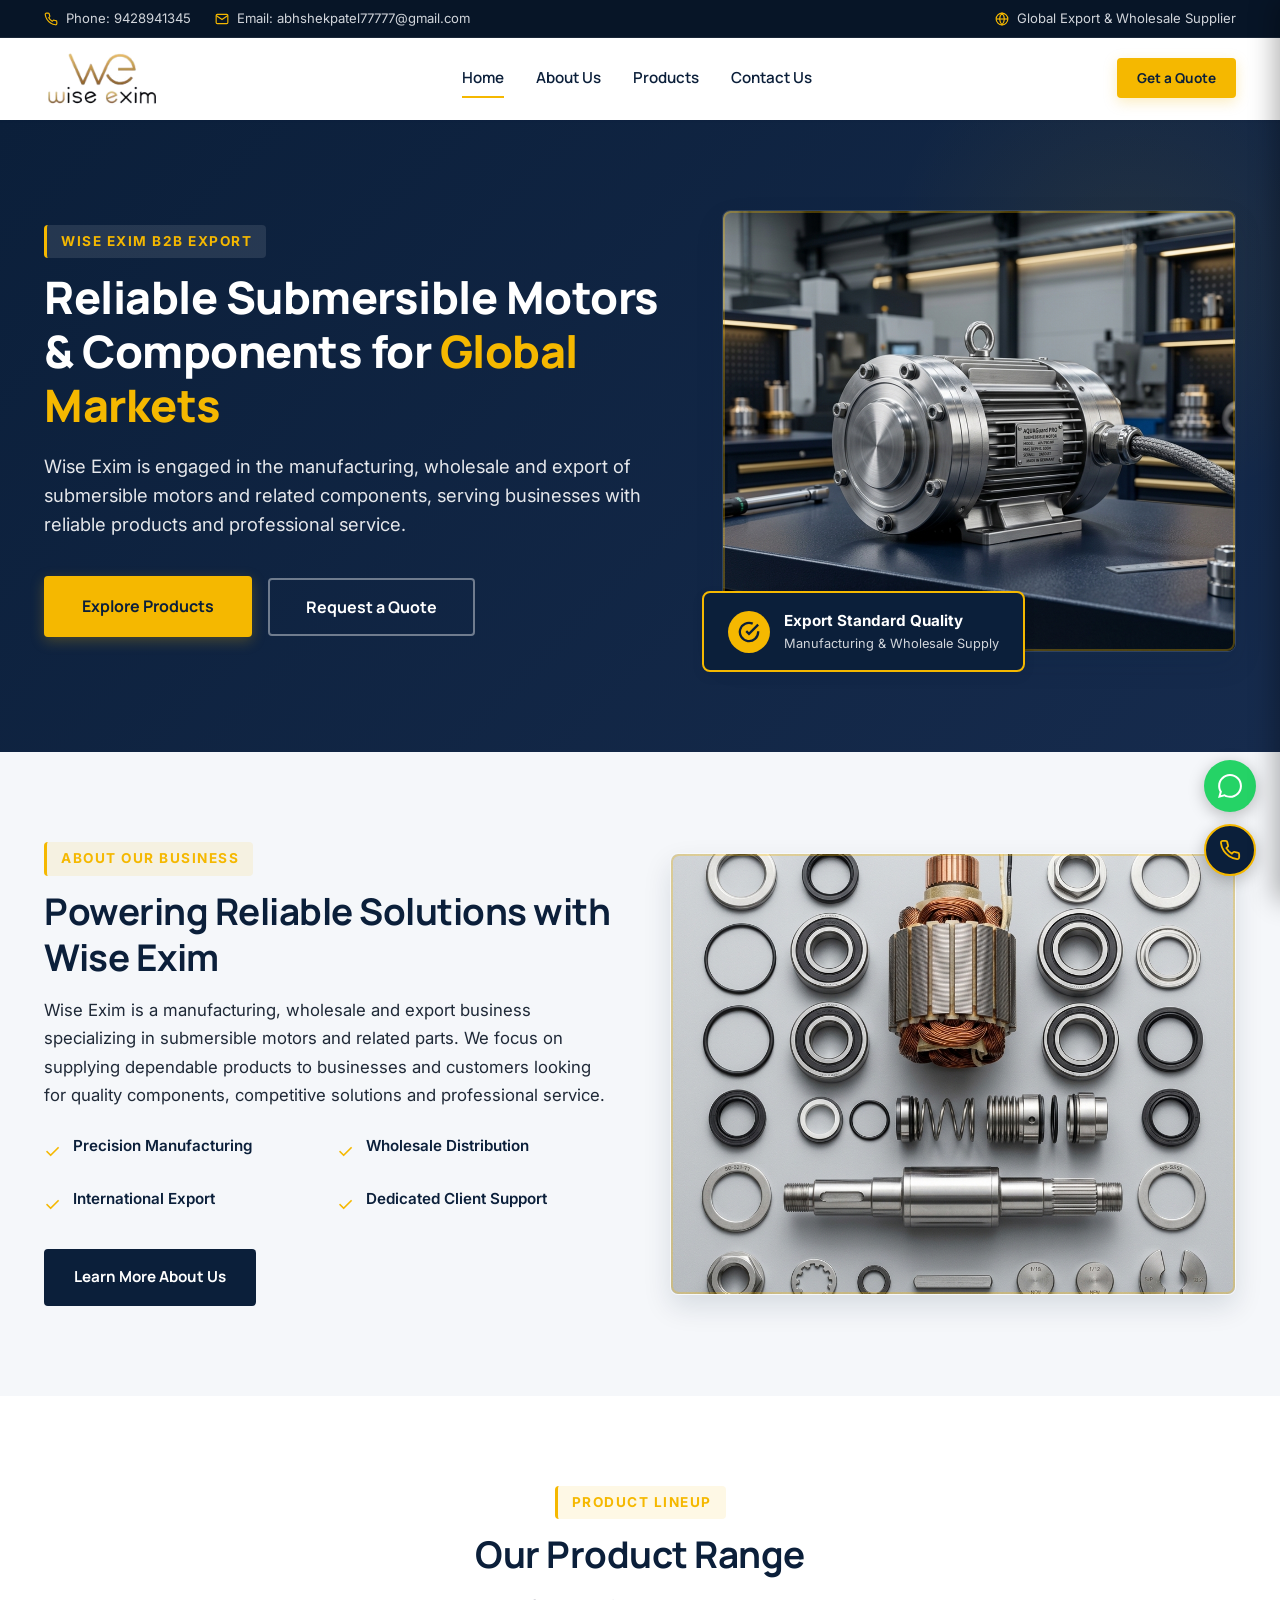
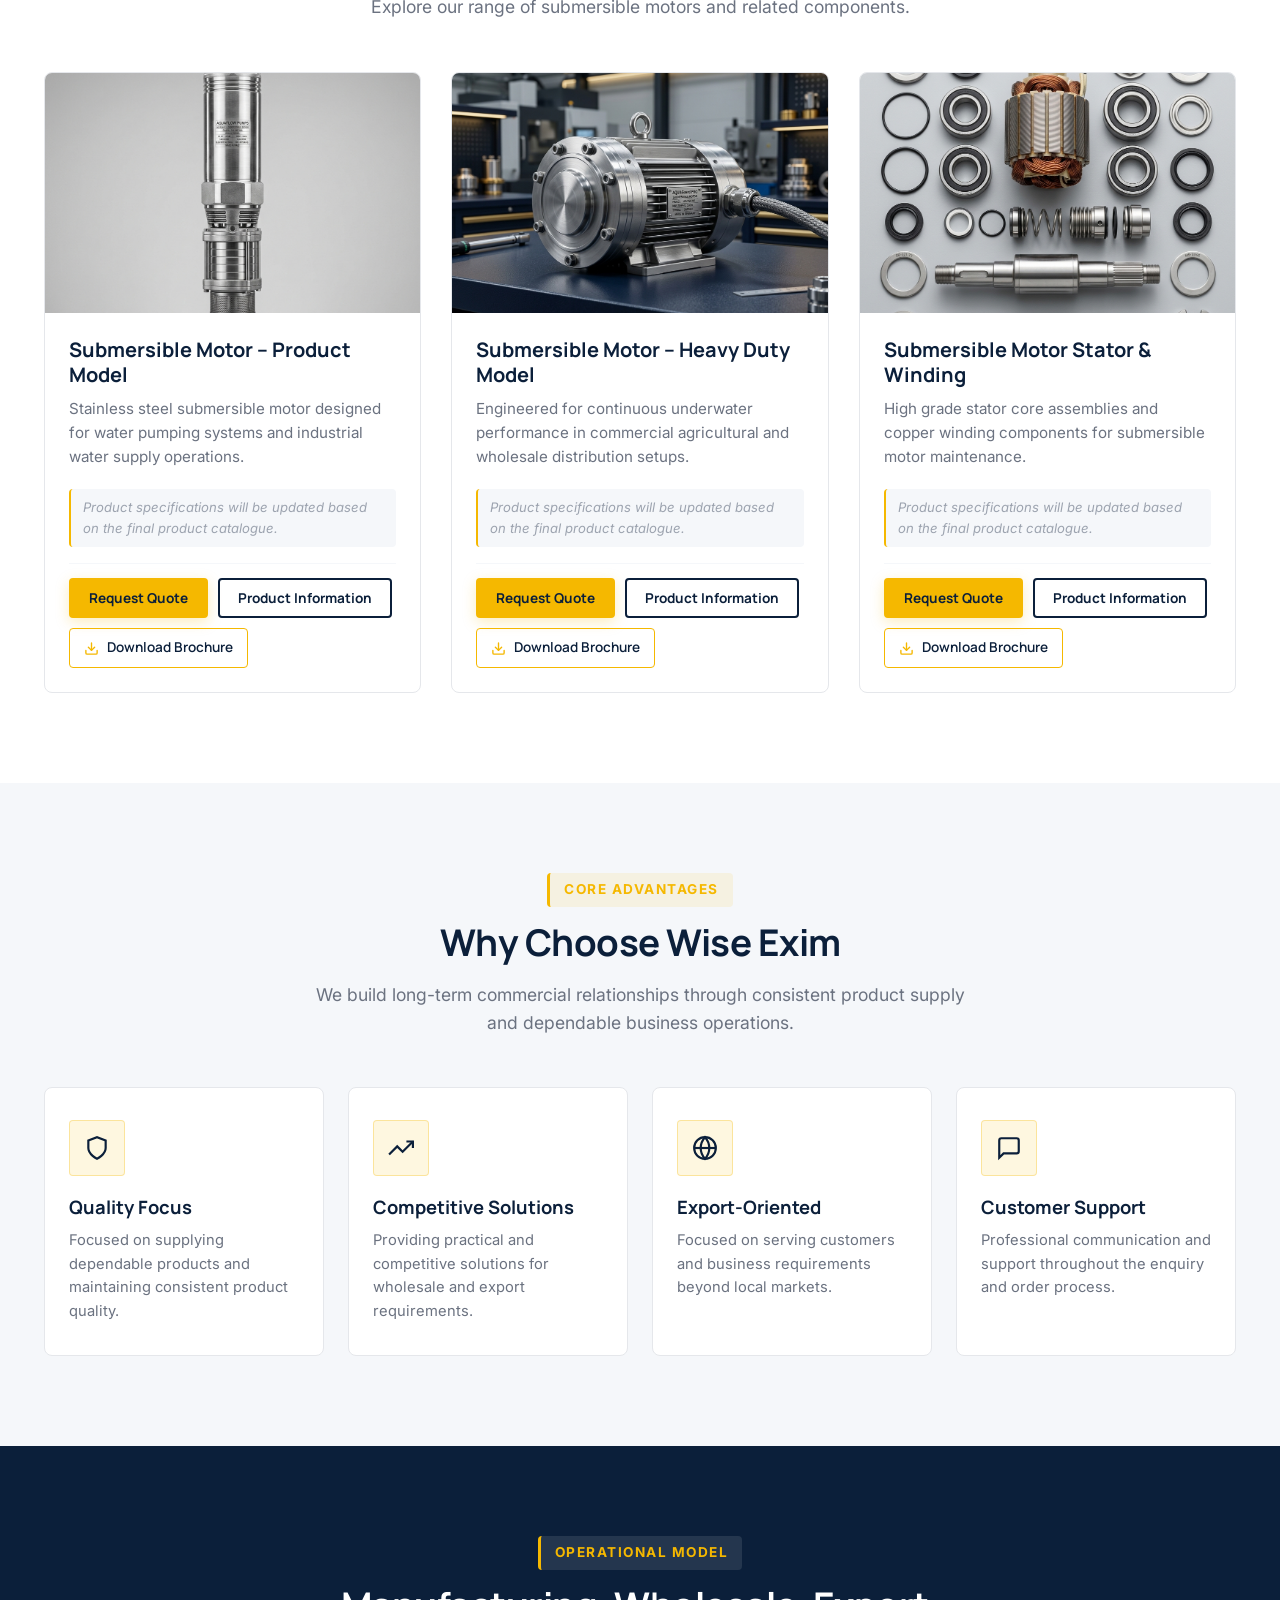
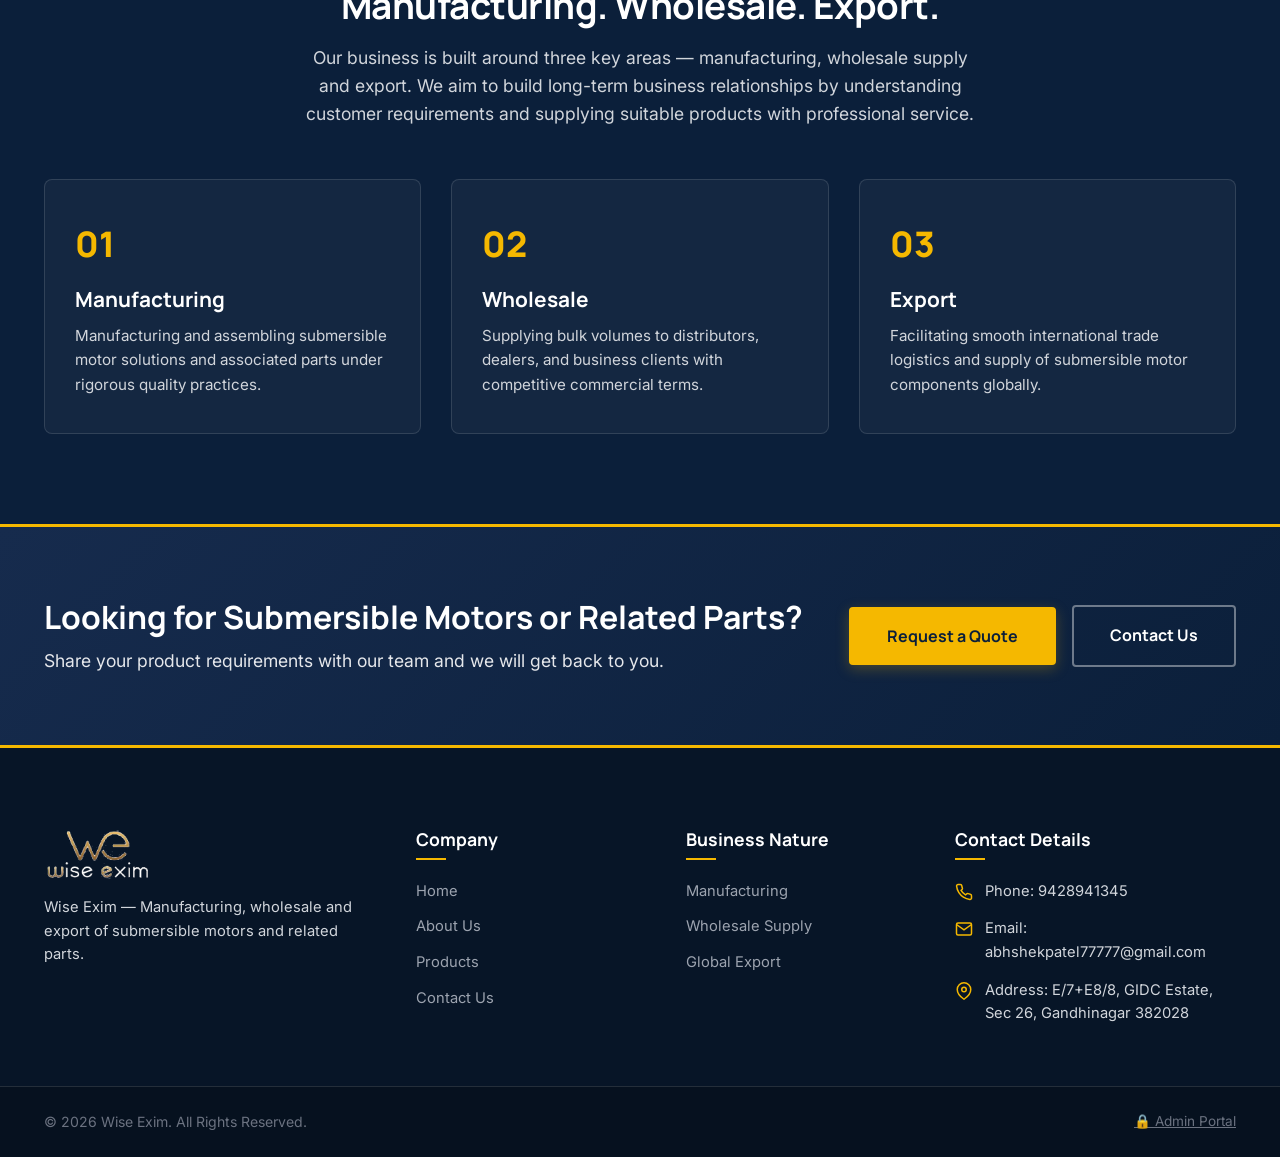
<file: index.html>
<!DOCTYPE html>
<html lang="en">
<head>
  <meta charset="UTF-8">
  <meta name="viewport" content="width=device-width, initial-scale=1.0">
  <title>Wise Exim | Submersible Motors & Related Parts</title>
  <meta name="description" content="Wise Exim is a manufacturer, wholesaler and exporter of submersible motors and related parts, providing reliable product solutions for business and international markets.">
  <meta name="keywords" content="Submersible Motors, Submersible Motor Parts, Submersible Motor Manufacturer, Submersible Motor Wholesaler, Submersible Motor Exporter, Submersible Motor Components, Submersible Motor Supplier">
  
  <!-- Open Graph / Social Media -->
  <meta property="og:type" content="website">
  <meta property="og:title" content="Wise Exim | Submersible Motors & Related Parts">
  <meta property="og:description" content="Wise Exim is a manufacturer, wholesaler and exporter of submersible motors and related parts, providing reliable product solutions for business and international markets.">
  <meta property="og:image" content="assets/images/hero-motor.png">

  <!-- Favicon -->
  <link rel="icon" type="image/png" href="assets/images/logo-official-transparent.png">
  
  <!-- Stylesheet -->
  <link rel="stylesheet" href="assets/css/style.css">
</head>
<body>

  <!-- Top Bar -->
  <div class="top-bar">
    <div class="container top-bar-content">
      <div class="top-bar-info">
        <div class="top-bar-item">
          <svg width="14" height="14" viewBox="0 0 24 24" fill="none" stroke="currentColor" stroke-width="2"><path d="M22 16.92v3a2 2 0 0 1-2.18 2 19.79 19.79 0 0 1-8.63-3.07 19.5 19.5 0 0 1-6-6 19.79 19.79 0 0 1-3.07-8.67A2 2 0 0 1 4.11 2h3a2 2 0 0 1 2 1.72 12.84 12.84 0 0 0 .7 2.81 2 2 0 0 1-.45 2.11L8.09 9.91a16 16 0 0 0 6 6l1.27-1.27a2 2 0 0 1 2.11-.45 12.84 12.84 0 0 0 2.81.7A2 2 0 0 1 22 16.92z"/></svg>
          <span>Phone: <span class="setting-phone-text">[CLIENT PHONE]</span></span>
        </div>
        <div class="top-bar-item">
          <svg width="14" height="14" viewBox="0 0 24 24" fill="none" stroke="currentColor" stroke-width="2"><path d="M4 4h16c1.1 0 2 .9 2 2v12c0 1.1-.9 2-2 2H4c-1.1 0-2-.9-2-2V6c0-1.1.9-2 2-2z"/><polyline points="22,6 12,13 2,6"/></svg>
          <span>Email: <span class="setting-email-text">[CLIENT EMAIL]</span></span>
        </div>
      </div>
      <div class="top-bar-item">
        <svg width="14" height="14" viewBox="0 0 24 24" fill="none" stroke="currentColor" stroke-width="2"><circle cx="12" cy="12" r="10"/><line x1="2" y1="12" x2="22" y2="12"/><path d="M12 2a15.3 15.3 0 0 1 4 10 15.3 15.3 0 0 1-4 10 15.3 15.3 0 0 1-4-10 15.3 15.3 0 0 1 4-10z"/></svg>
        <span>Global Export & Wholesale Supplier</span>
      </div>
    </div>
  </div>

  <!-- Header -->
  <header class="main-header">
    <div class="container header-container">
      <a href="index.html" class="brand-logo" title="Wise Exim Home">
        <img src="assets/images/logo-official-transparent.png" alt="Wise Exim Logo" style="height: 56px; width: auto;">
      </a>
      
      <nav class="nav-menu">
        <a href="index.html" class="nav-link active">Home</a>
        <a href="about.html" class="nav-link">About Us</a>
        <a href="products.html" class="nav-link">Products</a>
        <a href="contact.html" class="nav-link">Contact Us</a>
      </nav>

      <div class="header-actions">
        <button class="btn btn-gold btn-sm open-quote-modal">Get a Quote</button>
        <button class="hamburger-btn" aria-label="Open Mobile Menu">
          <svg width="26" height="26" viewBox="0 0 24 24" fill="none" stroke="currentColor" stroke-width="2"><line x1="3" y1="12" x2="21" y2="12"/><line x1="3" y1="6" x2="21" y2="6"/><line x1="3" y1="18" x2="21" y2="18"/></svg>
        </button>
      </div>
    </div>
  </header>

  <!-- Mobile Drawer -->
  <div class="mobile-nav-overlay"></div>
  <div class="mobile-nav-drawer">
    <div class="mobile-nav-header">
      <img src="assets/images/logo-official-light.png" alt="Wise Exim Logo" style="height: 48px; width: auto;">
      <button class="mobile-nav-close" aria-label="Close Menu">&times;</button>
    </div>
    <div class="mobile-nav-links">
      <a href="index.html" class="active">Home</a>
      <a href="about.html">About Us</a>
      <a href="products.html">Products</a>
      <a href="contact.html">Contact Us</a>
    </div>
    <div class="mobile-nav-cta">
      <button class="btn btn-gold open-quote-modal">Get a Quote</button>
      <a href="tel:[CLIENT PHONE]" class="btn btn-outline-white">Call Us</a>
      <a href="https://wa.me/[CLIENT WHATSAPP NUMBER]" target="_blank" class="btn btn-outline-gold">WhatsApp Chat</a>
    </div>
  </div>

  <!-- Hero Section -->
  <section class="hero-section">
    <div class="container">
      <div class="hero-grid">
        <div class="hero-content">
          <div class="section-tag light">Wise Exim B2B Export</div>
          <h1>Reliable Submersible Motors & Components for <span>Global Markets</span></h1>
          <p class="hero-subheading">Wise Exim is engaged in the manufacturing, wholesale and export of submersible motors and related components, serving businesses with reliable products and professional service.</p>
          <div class="hero-buttons">
            <a href="products.html" class="btn btn-gold btn-lg">Explore Products</a>
            <button class="btn btn-outline-white btn-lg open-quote-modal">Request a Quote</button>
          </div>
        </div>
        <div class="hero-visual">
          <div class="hero-image-wrapper">
            <img src="assets/images/hero-motor.png" alt="Industrial Submersible Motor Manufacturing">
          </div>
          <div class="hero-badge">
            <div class="hero-badge-icon">
              <svg width="22" height="22" viewBox="0 0 24 24" fill="none" stroke="currentColor" stroke-width="2.5"><path d="M22 11.08V12a10 10 0 1 1-5.93-9.14"/><polyline points="22 4 12 14.01 9 11.01"/></svg>
            </div>
            <div class="hero-badge-text">
              <span class="hero-badge-title">Export Standard Quality</span>
              <span class="hero-badge-sub">Manufacturing & Wholesale Supply</span>
            </div>
          </div>
        </div>
      </div>
    </div>
  </section>

  <!-- Introduction Section -->
  <section class="section-padding bg-light">
    <div class="container">
      <div class="intro-grid">
        <div class="intro-content">
          <div class="section-tag">About Our Business</div>
          <h2 class="section-title">Powering Reliable Solutions with Wise Exim</h2>
          <p>Wise Exim is a manufacturing, wholesale and export business specializing in submersible motors and related parts. We focus on supplying dependable products to businesses and customers looking for quality components, competitive solutions and professional service.</p>
          
          <div class="intro-highlights">
            <div class="intro-highlight-item">
              <div class="intro-highlight-icon">✓</div>
              <div class="intro-highlight-text">Precision Manufacturing</div>
            </div>
            <div class="intro-highlight-item">
              <div class="intro-highlight-icon">✓</div>
              <div class="intro-highlight-text">Wholesale Distribution</div>
            </div>
            <div class="intro-highlight-item">
              <div class="intro-highlight-icon">✓</div>
              <div class="intro-highlight-text">International Export</div>
            </div>
            <div class="intro-highlight-item">
              <div class="intro-highlight-icon">✓</div>
              <div class="intro-highlight-text">Dedicated Client Support</div>
            </div>
          </div>

          <a href="about.html" class="btn btn-navy">Learn More About Us</a>
        </div>
        <div class="intro-image">
          <div class="hero-image-wrapper">
            <img src="assets/images/motor-parts.png" alt="Wise Exim Submersible Motor Parts">
          </div>
        </div>
      </div>
    </div>
  </section>

  <!-- Product Categories Section -->
  <section class="section-padding">
    <div class="container">
      <div class="text-center">
        <div class="section-tag mx-auto">Product Lineup</div>
        <h2 class="section-title">Our Product Range</h2>
        <p class="section-subtitle mx-auto">Explore our range of submersible motors and related components.</p>
      </div>

      <div class="products-grid" id="homeProductsContainer">
        <!-- Homepage products dynamically populated from /data/products.json -->
      </div>
    </div>
  </section>

  <!-- Why Choose Wise Exim Section -->
  <section class="section-padding bg-light">
    <div class="container">
      <div class="text-center">
        <div class="section-tag mx-auto">Core Advantages</div>
        <h2 class="section-title">Why Choose Wise Exim</h2>
        <p class="section-subtitle mx-auto">We build long-term commercial relationships through consistent product supply and dependable business operations.</p>
      </div>

      <div class="features-grid">
        <!-- Feature 1 -->
        <div class="feature-card">
          <div class="feature-icon-box">
            <svg width="26" height="26" viewBox="0 0 24 24" fill="none" stroke="currentColor" stroke-width="2"><path d="M12 22s8-4 8-10V5l-8-3-8 3v7c0 6 8 10 8 10z"/></svg>
          </div>
          <h3 class="feature-card-title">Quality Focus</h3>
          <p class="feature-card-desc">Focused on supplying dependable products and maintaining consistent product quality.</p>
        </div>

        <!-- Feature 2 -->
        <div class="feature-card">
          <div class="feature-icon-box">
            <svg width="26" height="26" viewBox="0 0 24 24" fill="none" stroke="currentColor" stroke-width="2"><polyline points="23 6 13.5 15.5 8.5 10.5 1 18"/><polyline points="17 6 23 6 23 12"/></svg>
          </div>
          <h3 class="feature-card-title">Competitive Solutions</h3>
          <p class="feature-card-desc">Providing practical and competitive solutions for wholesale and export requirements.</p>
        </div>

        <!-- Feature 3 -->
        <div class="feature-card">
          <div class="feature-icon-box">
            <svg width="26" height="26" viewBox="0 0 24 24" fill="none" stroke="currentColor" stroke-width="2"><circle cx="12" cy="12" r="10"/><line x1="2" y1="12" x2="22" y2="12"/><path d="M12 2a15.3 15.3 0 0 1 4 10 15.3 15.3 0 0 1-4 10 15.3 15.3 0 0 1-4-10 15.3 15.3 0 0 1 4-10z"/></svg>
          </div>
          <h3 class="feature-card-title">Export-Oriented</h3>
          <p class="feature-card-desc">Focused on serving customers and business requirements beyond local markets.</p>
        </div>

        <!-- Feature 4 -->
        <div class="feature-card">
          <div class="feature-icon-box">
            <svg width="26" height="26" viewBox="0 0 24 24" fill="none" stroke="currentColor" stroke-width="2"><path d="M21 15a2 2 0 0 1-2 2H7l-4 4V5a2 2 0 0 1 2-2h14a2 2 0 0 1 2 2z"/></svg>
          </div>
          <h3 class="feature-card-title">Customer Support</h3>
          <p class="feature-card-desc">Professional communication and support throughout the enquiry and order process.</p>
        </div>
      </div>
    </div>
  </section>

  <!-- Business Approach Section -->
  <section class="section-padding bg-navy">
    <div class="container">
      <div class="text-center">
        <div class="section-tag light mx-auto">Operational Model</div>
        <h2 class="section-title light">Manufacturing. Wholesale. Export.</h2>
        <p class="section-subtitle light mx-auto">Our business is built around three key areas — manufacturing, wholesale supply and export. We aim to build long-term business relationships by understanding customer requirements and supplying suitable products with professional service.</p>
      </div>

      <div class="process-grid">
        <div class="process-card">
          <div class="process-number">01</div>
          <h3 class="process-title">Manufacturing</h3>
          <p class="process-desc">Manufacturing and assembling submersible motor solutions and associated parts under rigorous quality practices.</p>
        </div>

        <div class="process-card">
          <div class="process-number">02</div>
          <h3 class="process-title">Wholesale</h3>
          <p class="process-desc">Supplying bulk volumes to distributors, dealers, and business clients with competitive commercial terms.</p>
        </div>

        <div class="process-card">
          <div class="process-number">03</div>
          <h3 class="process-title">Export</h3>
          <p class="process-desc">Facilitating smooth international trade logistics and supply of submersible motor components globally.</p>
        </div>
      </div>
    </div>
  </section>

  <!-- CTA Banner -->
  <section class="cta-section">
    <div class="container">
      <div class="cta-box">
        <div class="cta-content">
          <h2>Looking for Submersible Motors or Related Parts?</h2>
          <p>Share your product requirements with our team and we will get back to you.</p>
        </div>
        <div class="cta-buttons">
          <button class="btn btn-gold btn-lg open-quote-modal">Request a Quote</button>
          <a href="contact.html" class="btn btn-outline-white btn-lg">Contact Us</a>
        </div>
      </div>
    </div>
  </section>

  <!-- Footer -->
  <footer class="site-footer">
    <div class="container">
      <div class="footer-grid">
        <div class="footer-brand">
          <a href="index.html">
            <img src="assets/images/logo-official-light.png" alt="Wise Exim Logo" style="height: 52px; width: auto;">
          </a>
          <p>Wise Exim — Manufacturing, wholesale and export of submersible motors and related parts.</p>
        </div>

        <div class="footer-col">
          <h4>Company</h4>
          <div class="footer-links">
            <a href="index.html">Home</a>
            <a href="about.html">About Us</a>
            <a href="products.html">Products</a>
            <a href="contact.html">Contact Us</a>
          </div>
        </div>

        <div class="footer-col">
          <h4>Business Nature</h4>
          <div class="footer-links">
            <a href="about.html">Manufacturing</a>
            <a href="about.html">Wholesale Supply</a>
            <a href="about.html">Global Export</a>
          </div>
        </div>

        <div class="footer-col">
          <h4>Contact Details</h4>
          <div class="footer-contact-list">
            <div class="footer-contact-item">
              <svg width="18" height="18" viewBox="0 0 24 24" fill="none" stroke="currentColor" stroke-width="2"><path d="M22 16.92v3a2 2 0 0 1-2.18 2 19.79 19.79 0 0 1-8.63-3.07 19.5 19.5 0 0 1-6-6 19.79 19.79 0 0 1-3.07-8.67A2 2 0 0 1 4.11 2h3a2 2 0 0 1 2 1.72 12.84 12.84 0 0 0 .7 2.81 2 2 0 0 1-.45 2.11L8.09 9.91a16 16 0 0 0 6 6l1.27-1.27a2 2 0 0 1 2.11-.45 12.84 12.84 0 0 0 2.81.7A2 2 0 0 1 22 16.92z"/></svg>
              <span>Phone: <span class="setting-phone-text">[CLIENT PHONE]</span></span>
            </div>
            <div class="footer-contact-item">
              <svg width="18" height="18" viewBox="0 0 24 24" fill="none" stroke="currentColor" stroke-width="2"><path d="M4 4h16c1.1 0 2 .9 2 2v12c0 1.1-.9 2-2 2H4c-1.1 0-2-.9-2-2V6c0-1.1.9-2 2-2z"/><polyline points="22,6 12,13 2,6"/></svg>
              <span>Email: <span class="setting-email-text">[CLIENT EMAIL]</span></span>
            </div>
            <div class="footer-contact-item">
              <svg width="18" height="18" viewBox="0 0 24 24" fill="none" stroke="currentColor" stroke-width="2"><path d="M21 10c0 7-9 13-9 13s-9-6-9-13a9 9 0 0 1 18 0z"/><circle cx="12" cy="10" r="3"/></svg>
              <span>Address: <span class="setting-address-text">E/7+E8/8, GIDC Estate, Sec 26, Gandhinagar 382028</span></span>
            </div>
          </div>
        </div>
      </div>
    </div>
    <div class="footer-bottom">
      <div class="container" style="display: flex; justify-content: space-between; align-items: center; flex-wrap: wrap; gap: 10px;">
        <p>© 2026 Wise Exim. All Rights Reserved.</p>
        <a href="admin.html" style="color: #6B7280; font-size: 0.85rem; text-decoration: underline;" title="Wise Exim Admin Control Center">🔒 Admin Portal</a>
      </div>
    </div>
  </footer>

  <!-- Floating Widgets -->
  <div class="floating-widgets">
    <a href="https://wa.me/[CLIENT WHATSAPP NUMBER]" target="_blank" class="floating-btn floating-whatsapp" title="Chat on WhatsApp" aria-label="WhatsApp">
      <svg width="24" height="24" viewBox="0 0 24 24" fill="currentColor"><path d="M.057 24l1.687-6.163c-1.041-1.804-1.588-3.849-1.587-5.946.003-6.556 5.338-11.891 11.893-11.891 3.181.001 6.167 1.24 8.413 3.488 2.245 2.248 3.481 5.236 3.48 8.414-.003 6.557-5.338 11.892-11.893 11.892-1.99-.001-3.951-.5-5.688-1.448l-6.305 1.654zm6.597-3.807c1.676.995 3.276 1.591 5.392 1.592 5.448 0 9.886-4.434 9.889-9.885.002-5.462-4.415-9.89-9.881-9.892-5.452 0-9.887 4.434-9.889 9.884-.001 2.225.651 3.891 1.746 5.634l-.999 3.648 3.742-.981z"/></svg>
    </a>
    <a href="tel:[CLIENT PHONE]" class="floating-btn floating-phone" title="Call Us" aria-label="Phone">
      <svg width="22" height="22" viewBox="0 0 24 24" fill="none" stroke="currentColor" stroke-width="2"><path d="M22 16.92v3a2 2 0 0 1-2.18 2 19.79 19.79 0 0 1-8.63-3.07 19.5 19.5 0 0 1-6-6 19.79 19.79 0 0 1-3.07-8.67A2 2 0 0 1 4.11 2h3a2 2 0 0 1 2 1.72 12.84 12.84 0 0 0 .7 2.81 2 2 0 0 1-.45 2.11L8.09 9.91a16 16 0 0 0 6 6l1.27-1.27a2 2 0 0 1 2.11-.45 12.84 12.84 0 0 0 2.81.7A2 2 0 0 1 22 16.92z"/></svg>
    </a>
  </div>

  <!-- Quote Request Modal -->
  <div class="modal-overlay" id="quoteModal">
    <div class="modal-container">
      <div class="modal-header">
        <h3>Request a Quote — Wise Exim</h3>
        <button class="modal-close">&times;</button>
      </div>
      <div class="modal-body">
        <form class="validate-form">
          <input type="text" name="website_url" class="hp-field" tabindex="-1" autocomplete="off">
          
          <div class="form-grid">
            <div class="form-group">
              <label>Full Name <span>*</span></label>
              <input type="text" class="form-control" placeholder="Enter your name" required>
            </div>
            <div class="form-group">
              <label>Company Name</label>
              <input type="text" class="form-control" placeholder="Your business/company">
            </div>
            <div class="form-group">
              <label>Email Address <span>*</span></label>
              <input type="email" class="form-control" placeholder="name@company.com" required>
            </div>
            <div class="form-group">
              <label>Phone Number <span>*</span></label>
              <input type="tel" class="form-control" placeholder="Including country code" required>
            </div>
            <div class="form-group">
              <label>Country</label>
              <input type="text" class="form-control" placeholder="Your country">
            </div>
            <div class="form-group">
              <label>Estimated Quantity</label>
              <input type="text" class="form-control" placeholder="e.g. 50 units, Wholesale order">
            </div>
            <div class="form-group full-width">
              <label>Product / Requirement <span>*</span></label>
              <input type="text" id="modalRequirement" class="form-control" placeholder="e.g. Submersible Motors, Copper Stator Parts" required>
            </div>
            <div class="form-group full-width">
              <label>Message / Details <span>*</span></label>
              <textarea class="form-control" placeholder="Describe your specifications or questions..." required></textarea>
            </div>
          </div>
          <div style="margin-top: 24px; text-align: right;">
            <button type="button" class="btn btn-outline-navy modal-close-trigger" style="margin-right: 10px;">Cancel</button>
            <button type="submit" class="btn btn-gold">Submit Enquiry</button>
          </div>
        </form>
      </div>
    </div>
  </div>

  <script src="assets/js/settings.js"></script>
  <script src="assets/js/products.js"></script>
  <script src="assets/js/main.js"></script>
</body>
</html>
</file>
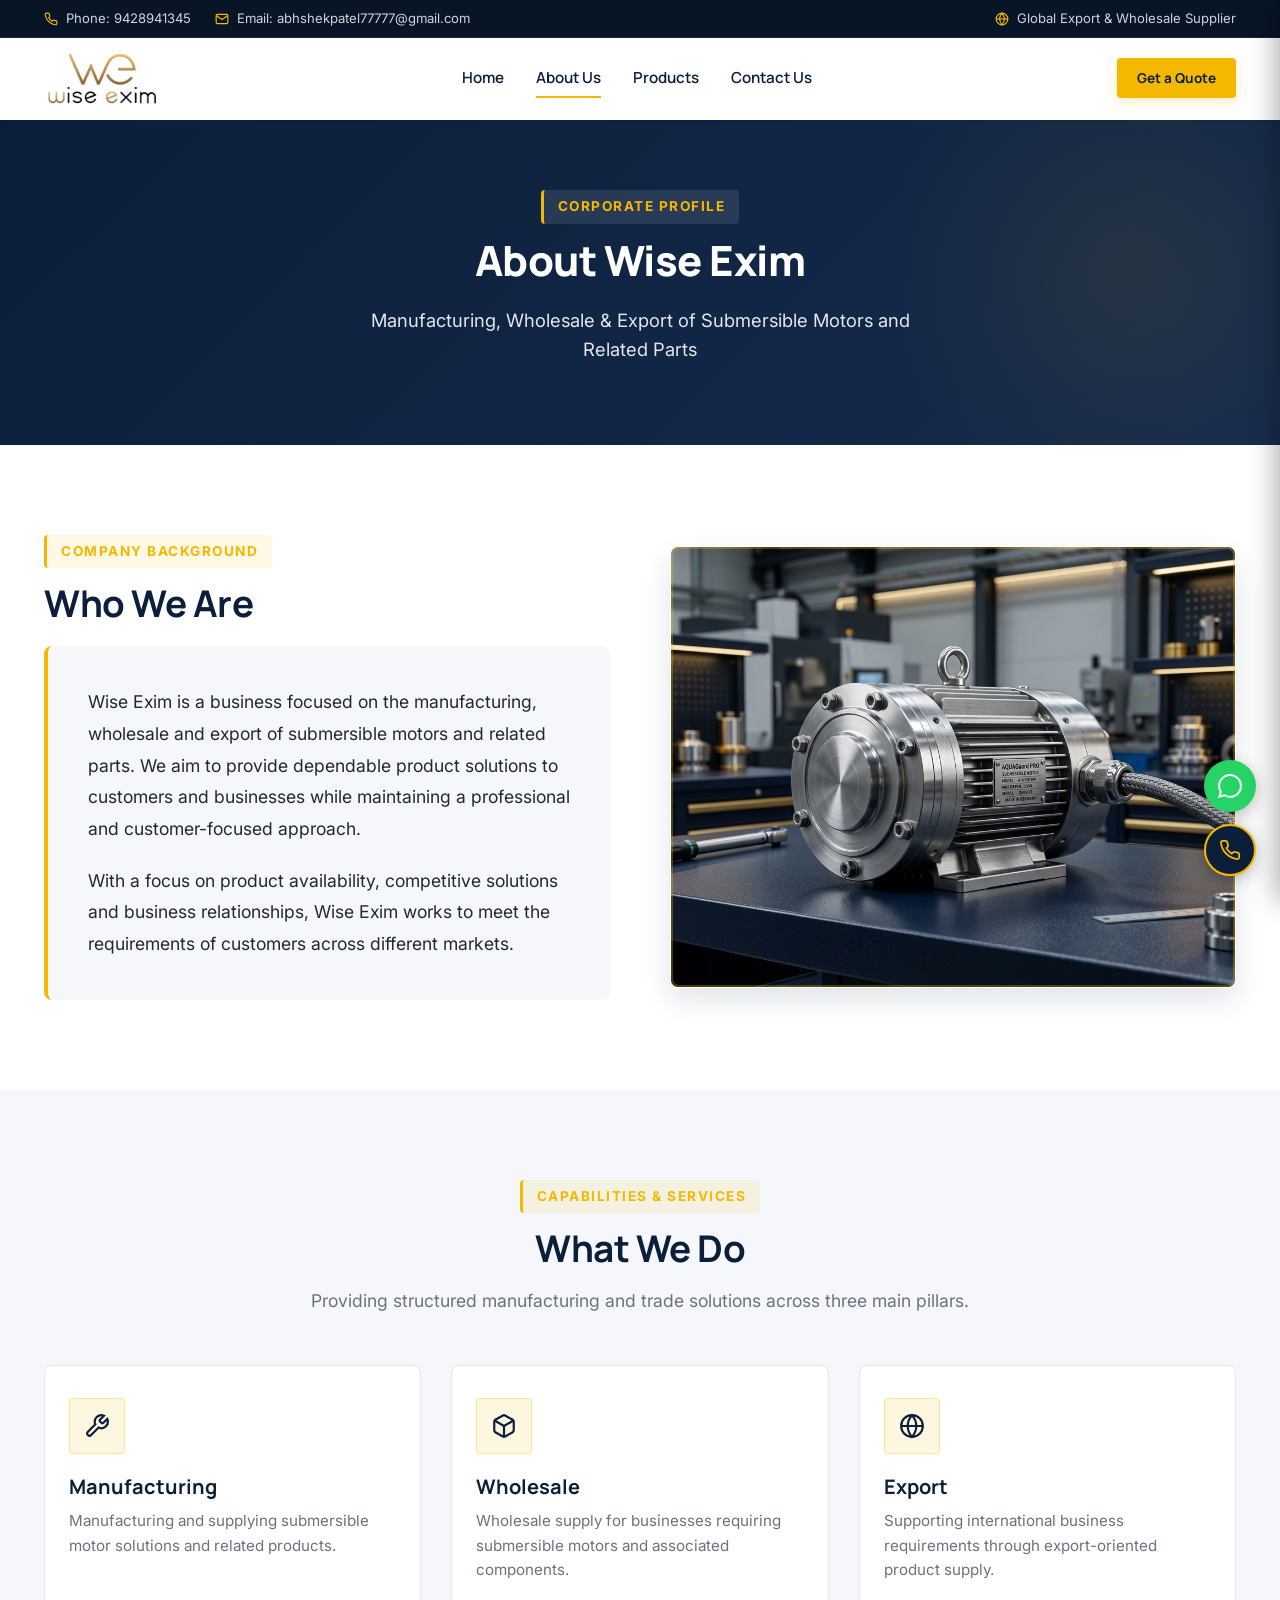
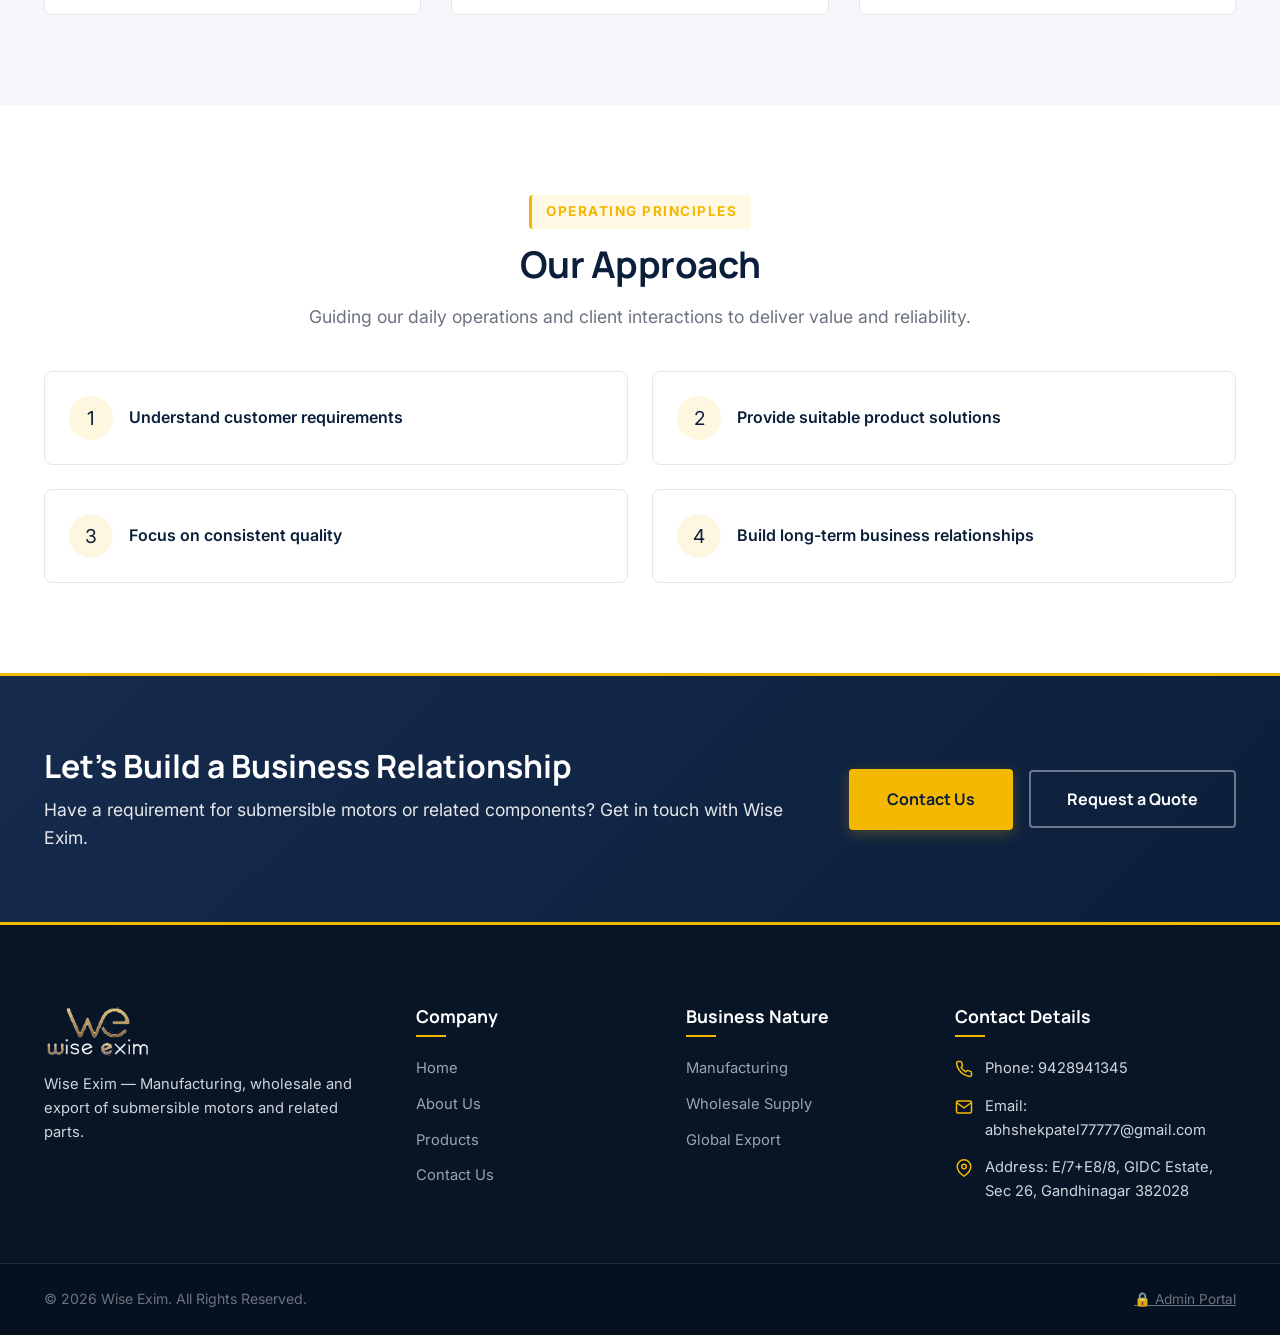
<file: about.html>
<!DOCTYPE html>
<html lang="en">
<head>
  <meta charset="UTF-8">
  <meta name="viewport" content="width=device-width, initial-scale=1.0">
  <title>About Wise Exim | Manufacturing & Export</title>
  <meta name="description" content="Wise Exim is a business focused on the manufacturing, wholesale and export of submersible motors and related parts, providing dependable product solutions.">
  <meta name="keywords" content="About Wise Exim, Submersible Motor Manufacturer, Submersible Motor Exporter, Submersible Motor Wholesaler">
  
  <meta property="og:type" content="website">
  <meta property="og:title" content="About Wise Exim | Manufacturing & Export">
  <meta property="og:description" content="Wise Exim is a business focused on the manufacturing, wholesale and export of submersible motors and related parts.">
  <meta property="og:image" content="assets/images/hero-motor.png">

  <link rel="icon" type="image/png" href="assets/images/logo-official-transparent.png">
  <link rel="stylesheet" href="assets/css/style.css">
</head>
<body>

  <!-- Top Bar -->
  <div class="top-bar">
    <div class="container top-bar-content">
      <div class="top-bar-info">
        <div class="top-bar-item">
          <svg width="14" height="14" viewBox="0 0 24 24" fill="none" stroke="currentColor" stroke-width="2"><path d="M22 16.92v3a2 2 0 0 1-2.18 2 19.79 19.79 0 0 1-8.63-3.07 19.5 19.5 0 0 1-6-6 19.79 19.79 0 0 1-3.07-8.67A2 2 0 0 1 4.11 2h3a2 2 0 0 1 2 1.72 12.84 12.84 0 0 0 .7 2.81 2 2 0 0 1-.45 2.11L8.09 9.91a16 16 0 0 0 6 6l1.27-1.27a2 2 0 0 1 2.11-.45 12.84 12.84 0 0 0 2.81.7A2 2 0 0 1 22 16.92z"/></svg>
          <span>Phone: <span class="setting-phone-text">[CLIENT PHONE]</span></span>
        </div>
        <div class="top-bar-item">
          <svg width="14" height="14" viewBox="0 0 24 24" fill="none" stroke="currentColor" stroke-width="2"><path d="M4 4h16c1.1 0 2 .9 2 2v12c0 1.1-.9 2-2 2H4c-1.1 0-2-.9-2-2V6c0-1.1.9-2 2-2z"/><polyline points="22,6 12,13 2,6"/></svg>
          <span>Email: <span class="setting-email-text">[CLIENT EMAIL]</span></span>
        </div>
      </div>
      <div class="top-bar-item">
        <svg width="14" height="14" viewBox="0 0 24 24" fill="none" stroke="currentColor" stroke-width="2"><circle cx="12" cy="12" r="10"/><line x1="2" y1="12" x2="22" y2="12"/><path d="M12 2a15.3 15.3 0 0 1 4 10 15.3 15.3 0 0 1-4 10 15.3 15.3 0 0 1-4-10 15.3 15.3 0 0 1 4-10z"/></svg>
        <span>Global Export & Wholesale Supplier</span>
      </div>
    </div>
  </div>

  <!-- Header -->
  <header class="main-header">
    <div class="container header-container">
      <a href="index.html" class="brand-logo" title="Wise Exim Home">
        <img src="assets/images/logo-official-transparent.png" alt="Wise Exim Logo" style="height: 56px; width: auto;">
      </a>
      
      <nav class="nav-menu">
        <a href="index.html" class="nav-link">Home</a>
        <a href="about.html" class="nav-link active">About Us</a>
        <a href="products.html" class="nav-link">Products</a>
        <a href="contact.html" class="nav-link">Contact Us</a>
      </nav>

      <div class="header-actions">
        <button class="btn btn-gold btn-sm open-quote-modal">Get a Quote</button>
        <button class="hamburger-btn" aria-label="Open Mobile Menu">
          <svg width="26" height="26" viewBox="0 0 24 24" fill="none" stroke="currentColor" stroke-width="2"><line x1="3" y1="12" x2="21" y2="12"/><line x1="3" y1="6" x2="21" y2="6"/><line x1="3" y1="18" x2="21" y2="18"/></svg>
        </button>
      </div>
    </div>
  </header>

  <!-- Mobile Drawer -->
  <div class="mobile-nav-overlay"></div>
  <div class="mobile-nav-drawer">
    <div class="mobile-nav-header">
      <img src="assets/images/logo-official-light.png" alt="Wise Exim Logo" style="height: 48px; width: auto;">
      <button class="mobile-nav-close" aria-label="Close Menu">&times;</button>
    </div>
    <div class="mobile-nav-links">
      <a href="index.html">Home</a>
      <a href="about.html" class="active">About Us</a>
      <a href="products.html">Products</a>
      <a href="contact.html">Contact Us</a>
    </div>
    <div class="mobile-nav-cta">
      <button class="btn btn-gold open-quote-modal">Get a Quote</button>
      <a href="tel:[CLIENT PHONE]" class="btn btn-outline-white">Call Us</a>
      <a href="https://wa.me/[CLIENT WHATSAPP NUMBER]" target="_blank" class="btn btn-outline-gold">WhatsApp Chat</a>
    </div>
  </div>

  <!-- Page Header / Hero -->
  <section class="hero-section" style="padding: 70px 0 80px;">
    <div class="container">
      <div class="text-center">
        <div class="section-tag light mx-auto">Corporate Profile</div>
        <h1 style="font-size: 2.6rem;">About Wise Exim</h1>
        <p class="hero-subheading mx-auto" style="margin-bottom: 0;">Manufacturing, Wholesale & Export of Submersible Motors and Related Parts</p>
      </div>
    </div>
  </section>

  <!-- Section 1: Who We Are -->
  <section class="section-padding">
    <div class="container">
      <div class="intro-grid">
        <div>
          <div class="section-tag">Company Background</div>
          <h2 class="section-title">Who We Are</h2>
          <div class="about-intro-box" style="margin-top: 20px;">
            <p class="about-intro-text">Wise Exim is a business focused on the manufacturing, wholesale and export of submersible motors and related parts. We aim to provide dependable product solutions to customers and businesses while maintaining a professional and customer-focused approach.</p>
            <p class="about-intro-text">With a focus on product availability, competitive solutions and business relationships, Wise Exim works to meet the requirements of customers across different markets.</p>
          </div>
        </div>
        <div>
          <div class="hero-image-wrapper">
            <img src="assets/images/hero-motor.png" alt="Wise Exim Submersible Motor Manufacturing">
          </div>
        </div>
      </div>
    </div>
  </section>

  <!-- Section 2: What We Do -->
  <section class="section-padding bg-light">
    <div class="container">
      <div class="text-center">
        <div class="section-tag mx-auto">Capabilities & Services</div>
        <h2 class="section-title">What We Do</h2>
        <p class="section-subtitle mx-auto">Providing structured manufacturing and trade solutions across three main pillars.</p>
      </div>

      <div class="products-grid">
        <!-- Card 1 -->
        <div class="product-card" style="padding: 32px 24px;">
          <div class="feature-icon-box">
            <svg width="26" height="26" viewBox="0 0 24 24" fill="none" stroke="currentColor" stroke-width="2"><path d="M14.7 6.3a1 1 0 0 0 0 1.4l1.6 1.6a1 1 0 0 0 1.4 0l3.77-3.77a6 6 0 0 1-7.94 7.94l-6.91 6.91a2.12 2.12 0 0 1-3-3l6.91-6.91a6 6 0 0 1 7.94-7.94l-3.76 3.76z"/></svg>
          </div>
          <h3 class="product-card-title">Manufacturing</h3>
          <p class="product-card-desc" style="margin-bottom: 0;">Manufacturing and supplying submersible motor solutions and related products.</p>
        </div>

        <!-- Card 2 -->
        <div class="product-card" style="padding: 32px 24px;">
          <div class="feature-icon-box">
            <svg width="26" height="26" viewBox="0 0 24 24" fill="none" stroke="currentColor" stroke-width="2"><path d="M21 16V8a2 2 0 0 0-1-1.73l-7-4a2 2 0 0 0-2 0l-7 4A2 2 0 0 0 3 8v8a2 2 0 0 0 1 1.73l7 4a2 2 0 0 0 2 0l7-4A2 2 0 0 0 21 16z"/><polyline points="3.27 6.96 12 12.01 20.73 6.96"/><line x1="12" y1="22.08" x2="12" y2="12"/></svg>
          </div>
          <h3 class="product-card-title">Wholesale</h3>
          <p class="product-card-desc" style="margin-bottom: 0;">Wholesale supply for businesses requiring submersible motors and associated components.</p>
        </div>

        <!-- Card 3 -->
        <div class="product-card" style="padding: 32px 24px;">
          <div class="feature-icon-box">
            <svg width="26" height="26" viewBox="0 0 24 24" fill="none" stroke="currentColor" stroke-width="2"><circle cx="12" cy="12" r="10"/><line x1="2" y1="12" x2="22" y2="12"/><path d="M12 2a15.3 15.3 0 0 1 4 10 15.3 15.3 0 0 1-4 10 15.3 15.3 0 0 1-4-10 15.3 15.3 0 0 1 4-10z"/></svg>
          </div>
          <h3 class="product-card-title">Export</h3>
          <p class="product-card-desc" style="margin-bottom: 0;">Supporting international business requirements through export-oriented product supply.</p>
        </div>
      </div>
    </div>
  </section>

  <!-- Section 3: Our Approach -->
  <section class="section-padding">
    <div class="container">
      <div class="text-center">
        <div class="section-tag mx-auto">Operating Principles</div>
        <h2 class="section-title">Our Approach</h2>
        <p class="section-subtitle mx-auto">Guiding our daily operations and client interactions to deliver value and reliability.</p>
      </div>

      <div class="approach-list">
        <div class="approach-item">
          <div class="approach-icon">1</div>
          <div class="approach-text">Understand customer requirements</div>
        </div>

        <div class="approach-item">
          <div class="approach-icon">2</div>
          <div class="approach-text">Provide suitable product solutions</div>
        </div>

        <div class="approach-item">
          <div class="approach-icon">3</div>
          <div class="approach-text">Focus on consistent quality</div>
        </div>

        <div class="approach-item">
          <div class="approach-icon">4</div>
          <div class="approach-text">Build long-term business relationships</div>
        </div>
      </div>
    </div>
  </section>

  <!-- CTA Banner -->
  <section class="cta-section">
    <div class="container">
      <div class="cta-box">
        <div class="cta-content">
          <h2>Let's Build a Business Relationship</h2>
          <p>Have a requirement for submersible motors or related components? Get in touch with Wise Exim.</p>
        </div>
        <div class="cta-buttons">
          <a href="contact.html" class="btn btn-gold btn-lg">Contact Us</a>
          <button class="btn btn-outline-white btn-lg open-quote-modal">Request a Quote</button>
        </div>
      </div>
    </div>
  </section>

  <!-- Footer -->
  <footer class="site-footer">
    <div class="container">
      <div class="footer-grid">
        <div class="footer-brand">
          <a href="index.html">
            <img src="assets/images/logo-official-light.png" alt="Wise Exim Logo" style="height: 52px; width: auto;">
          </a>
          <p>Wise Exim — Manufacturing, wholesale and export of submersible motors and related parts.</p>
        </div>

        <div class="footer-col">
          <h4>Company</h4>
          <div class="footer-links">
            <a href="index.html">Home</a>
            <a href="about.html">About Us</a>
            <a href="products.html">Products</a>
            <a href="contact.html">Contact Us</a>
          </div>
        </div>

        <div class="footer-col">
          <h4>Business Nature</h4>
          <div class="footer-links">
            <a href="about.html">Manufacturing</a>
            <a href="about.html">Wholesale Supply</a>
            <a href="about.html">Global Export</a>
          </div>
        </div>

        <div class="footer-col">
          <h4>Contact Details</h4>
          <div class="footer-contact-list">
            <div class="footer-contact-item">
              <svg width="18" height="18" viewBox="0 0 24 24" fill="none" stroke="currentColor" stroke-width="2"><path d="M22 16.92v3a2 2 0 0 1-2.18 2 19.79 19.79 0 0 1-8.63-3.07 19.5 19.5 0 0 1-6-6 19.79 19.79 0 0 1-3.07-8.67A2 2 0 0 1 4.11 2h3a2 2 0 0 1 2 1.72 12.84 12.84 0 0 0 .7 2.81 2 2 0 0 1-.45 2.11L8.09 9.91a16 16 0 0 0 6 6l1.27-1.27a2 2 0 0 1 2.11-.45 12.84 12.84 0 0 0 2.81.7A2 2 0 0 1 22 16.92z"/></svg>
              <span>Phone: <span class="setting-phone-text">[CLIENT PHONE]</span></span>
            </div>
            <div class="footer-contact-item">
              <svg width="18" height="18" viewBox="0 0 24 24" fill="none" stroke="currentColor" stroke-width="2"><path d="M4 4h16c1.1 0 2 .9 2 2v12c0 1.1-.9 2-2 2H4c-1.1 0-2-.9-2-2V6c0-1.1.9-2 2-2z"/><polyline points="22,6 12,13 2,6"/></svg>
              <span>Email: <span class="setting-email-text">[CLIENT EMAIL]</span></span>
            </div>
            <div class="footer-contact-item">
              <svg width="18" height="18" viewBox="0 0 24 24" fill="none" stroke="currentColor" stroke-width="2"><path d="M21 10c0 7-9 13-9 13s-9-6-9-13a9 9 0 0 1 18 0z"/><circle cx="12" cy="10" r="3"/></svg>
              <span>Address: <span class="setting-address-text">E/7+E8/8, GIDC Estate, Sec 26, Gandhinagar 382028</span></span>
            </div>
          </div>
        </div>
      </div>
    </div>
    <div class="footer-bottom">
      <div class="container" style="display: flex; justify-content: space-between; align-items: center; flex-wrap: wrap; gap: 10px;">
        <p>© 2026 Wise Exim. All Rights Reserved.</p>
        <a href="admin.html" style="color: #6B7280; font-size: 0.85rem; text-decoration: underline;" title="Wise Exim Admin Control Center">🔒 Admin Portal</a>
      </div>
    </div>
  </footer>

  <!-- Floating Widgets -->
  <div class="floating-widgets">
    <a href="https://wa.me/[CLIENT WHATSAPP NUMBER]" target="_blank" class="floating-btn floating-whatsapp" title="Chat on WhatsApp" aria-label="WhatsApp">
      <svg width="24" height="24" viewBox="0 0 24 24" fill="currentColor"><path d="M.057 24l1.687-6.163c-1.041-1.804-1.588-3.849-1.587-5.946.003-6.556 5.338-11.891 11.893-11.891 3.181.001 6.167 1.24 8.413 3.488 2.245 2.248 3.481 5.236 3.48 8.414-.003 6.557-5.338 11.892-11.893 11.892-1.99-.001-3.951-.5-5.688-1.448l-6.305 1.654zm6.597-3.807c1.676.995 3.276 1.591 5.392 1.592 5.448 0 9.886-4.434 9.889-9.885.002-5.462-4.415-9.89-9.881-9.892-5.452 0-9.887 4.434-9.889 9.884-.001 2.225.651 3.891 1.746 5.634l-.999 3.648 3.742-.981z"/></svg>
    </a>
    <a href="tel:[CLIENT PHONE]" class="floating-btn floating-phone" title="Call Us" aria-label="Phone">
      <svg width="22" height="22" viewBox="0 0 24 24" fill="none" stroke="currentColor" stroke-width="2"><path d="M22 16.92v3a2 2 0 0 1-2.18 2 19.79 19.79 0 0 1-8.63-3.07 19.5 19.5 0 0 1-6-6 19.79 19.79 0 0 1-3.07-8.67A2 2 0 0 1 4.11 2h3a2 2 0 0 1 2 1.72 12.84 12.84 0 0 0 .7 2.81 2 2 0 0 1-.45 2.11L8.09 9.91a16 16 0 0 0 6 6l1.27-1.27a2 2 0 0 1 2.11-.45 12.84 12.84 0 0 0 2.81.7A2 2 0 0 1 22 16.92z"/></svg>
    </a>
  </div>

  <!-- Quote Request Modal -->
  <div class="modal-overlay" id="quoteModal">
    <div class="modal-container">
      <div class="modal-header">
        <h3>Request a Quote — Wise Exim</h3>
        <button class="modal-close">&times;</button>
      </div>
      <div class="modal-body">
        <form class="validate-form">
          <input type="text" name="website_url" class="hp-field" tabindex="-1" autocomplete="off">
          
          <div class="form-grid">
            <div class="form-group">
              <label>Full Name <span>*</span></label>
              <input type="text" class="form-control" placeholder="Enter your name" required>
            </div>
            <div class="form-group">
              <label>Company Name</label>
              <input type="text" class="form-control" placeholder="Your business/company">
            </div>
            <div class="form-group">
              <label>Email Address <span>*</span></label>
              <input type="email" class="form-control" placeholder="name@company.com" required>
            </div>
            <div class="form-group">
              <label>Phone Number <span>*</span></label>
              <input type="tel" class="form-control" placeholder="Including country code" required>
            </div>
            <div class="form-group">
              <label>Country</label>
              <input type="text" class="form-control" placeholder="Your country">
            </div>
            <div class="form-group">
              <label>Estimated Quantity</label>
              <input type="text" class="form-control" placeholder="e.g. 50 units, Wholesale order">
            </div>
            <div class="form-group full-width">
              <label>Product / Requirement <span>*</span></label>
              <input type="text" id="modalRequirement" class="form-control" placeholder="e.g. Submersible Motors, Copper Stator Parts" required>
            </div>
            <div class="form-group full-width">
              <label>Message / Details <span>*</span></label>
              <textarea class="form-control" placeholder="Describe your specifications or questions..." required></textarea>
            </div>
          </div>
          <div style="margin-top: 24px; text-align: right;">
            <button type="button" class="btn btn-outline-navy modal-close-trigger" style="margin-right: 10px;">Cancel</button>
            <button type="submit" class="btn btn-gold">Submit Enquiry</button>
          </div>
        </form>
      </div>
    </div>
  </div>

  <script src="assets/js/settings.js"></script>
  <script src="assets/js/main.js"></script>
</body>
</html>
</file>
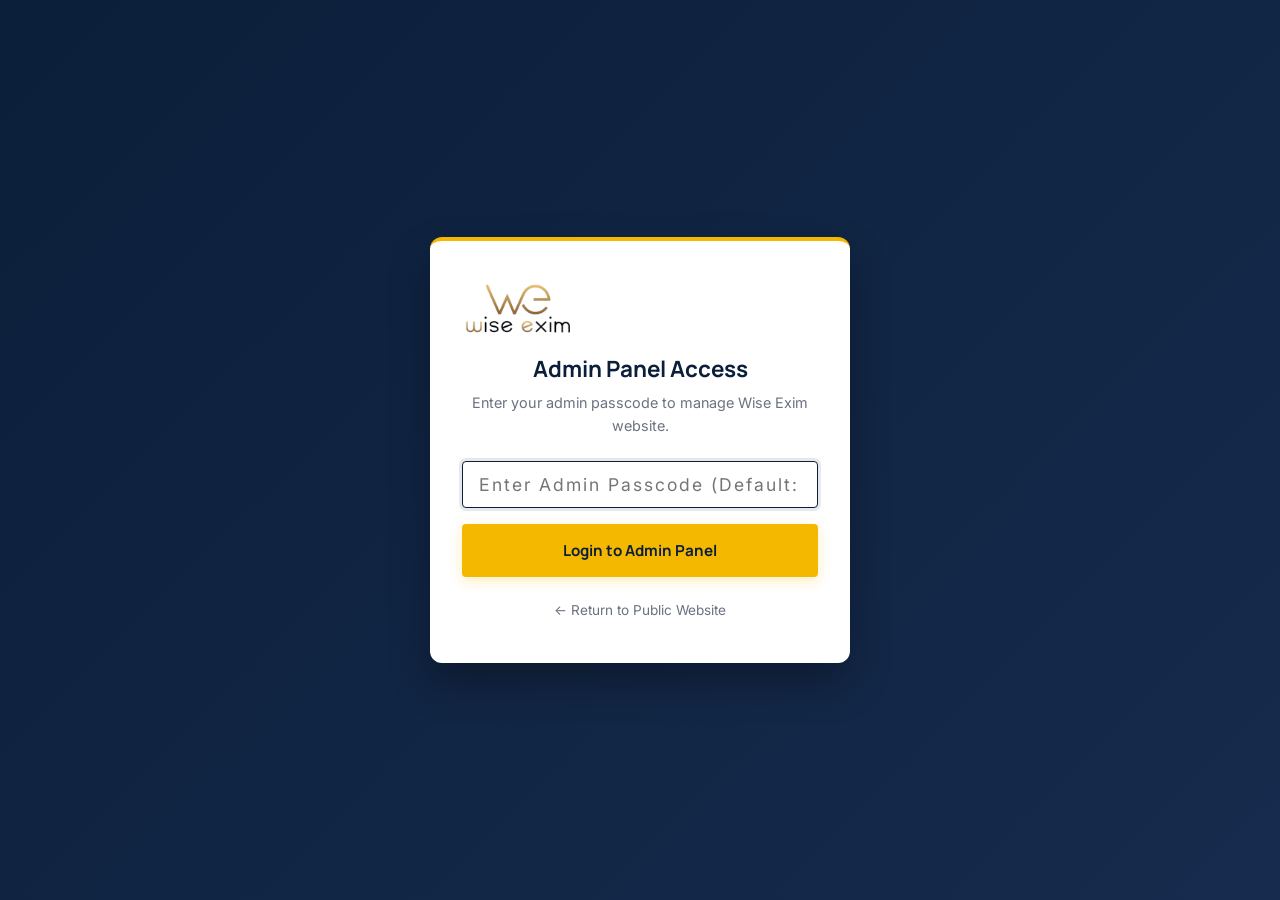
<file: admin.html>
<!DOCTYPE html>
<html lang="en">

<head>
  <meta charset="UTF-8">
  <meta name="viewport" content="width=device-width, initial-scale=1.0">
  <title>Admin Dashboard | Wise Exim Management</title>
  <link rel="icon" type="image/png" href="assets/images/logo-official-transparent.png">
  <link rel="stylesheet" href="assets/css/style.css">

  <style>
    /* Admin Specific Styling */
    body {
      background-color: #F3F4F6;
    }

    .admin-login-overlay {
      position: fixed;
      inset: 0;
      background: linear-gradient(135deg, var(--color-primary) 0%, var(--color-secondary) 100%);
      z-index: 99999;
      display: flex;
      align-items: center;
      justify-content: center;
      padding: 20px;
    }

    .admin-login-box {
      background-color: #FFFFFF;
      width: 100%;
      max-width: 420px;
      padding: 40px 32px;
      border-radius: 12px;
      box-shadow: 0 20px 40px rgba(0, 0, 0, 0.3);
      text-align: center;
      border-top: 4px solid var(--color-gold);
    }

    .admin-header-bar {
      background-color: var(--color-primary);
      color: #FFFFFF;
      padding: 16px 0;
      border-bottom: 3px solid var(--color-gold);
      position: sticky;
      top: 0;
      z-index: 1000;
    }

    .admin-nav-tabs {
      display: flex;
      gap: 10px;
      background-color: #FFFFFF;
      padding: 12px;
      border-radius: 8px;
      border: 1px solid var(--color-border);
      margin-bottom: 30px;
      flex-wrap: wrap;
    }

    .admin-tab-btn {
      padding: 10px 20px;
      font-family: var(--font-heading);
      font-size: 0.92rem;
      font-weight: 600;
      border: none;
      background: transparent;
      color: var(--color-text-main);
      border-radius: 6px;
      cursor: pointer;
      transition: var(--transition);
      display: inline-flex;
      align-items: center;
      gap: 8px;
    }

    .admin-tab-btn:hover {
      background-color: var(--color-bg-light);
      color: var(--color-primary);
    }

    .admin-tab-btn.active {
      background-color: var(--color-primary);
      color: var(--color-gold);
    }

    .admin-tab-pane {
      display: none;
    }

    .admin-tab-pane.active {
      display: block;
    }

    .admin-card {
      background-color: #FFFFFF;
      border: 1px solid var(--color-border);
      border-radius: 8px;
      padding: 28px;
      margin-bottom: 24px;
      box-shadow: var(--shadow-sm);
    }

    .admin-table-wrapper {
      overflow-x: auto;
      background: #FFFFFF;
      border-radius: 8px;
      border: 1px solid var(--color-border);
    }

    .admin-table {
      width: 100%;
      border-collapse: collapse;
      text-align: left;
      font-size: 0.92rem;
    }

    .admin-table th,
    .admin-table td {
      padding: 14px 18px;
      border-bottom: 1px solid var(--color-border);
      vertical-align: middle;
    }

    .admin-table th {
      background-color: var(--color-bg-light);
      color: var(--color-primary);
      font-family: var(--font-heading);
      font-weight: 700;
    }

    .badge {
      display: inline-block;
      padding: 4px 10px;
      font-size: 0.78rem;
      font-weight: 700;
      border-radius: 4px;
      text-transform: uppercase;
      letter-spacing: 0.5px;
      border: none;
      cursor: pointer;
    }

    .badge-success {
      background-color: #D1FAE5;
      color: #065F46;
    }

    .badge-danger {
      background-color: #FEE2E2;
      color: #991B1B;
    }

    .badge-gold {
      background-color: var(--color-gold-light);
      color: var(--color-primary);
    }

    .badge-navy {
      background-color: var(--color-bg-light);
      color: var(--color-primary);
      border: 1px solid var(--color-border);
    }

    .badge-grey {
      background-color: #E5E7EB;
      color: #4B5563;
    }

    .btn-outline-danger {
      background: transparent;
      color: #EF4444;
      border: 1px solid #FCA5A5;
      border-radius: 4px;
      padding: 6px 12px;
      font-size: 0.82rem;
      cursor: pointer;
    }

    .btn-outline-danger:hover {
      background: #EF4444;
      color: #FFF;
    }

    .stat-grid {
      display: grid;
      grid-template-columns: repeat(4, 1fr);
      gap: 20px;
      margin-bottom: 24px;
    }

    .stat-box {
      background-color: #FFFFFF;
      border-radius: 8px;
      padding: 20px;
      border: 1px solid var(--color-border);
      border-left: 4px solid var(--color-gold);
    }

    .stat-number {
      font-size: 2rem;
      font-weight: 800;
      color: var(--color-primary);
      margin-top: 4px;
    }

    .stat-label {
      font-size: 0.85rem;
      color: var(--color-text-muted);
      font-weight: 600;
      text-transform: uppercase;
    }
  </style>
</head>

<body>

  <!-- Login Modal Overlay -->
  <div class="admin-login-overlay" id="loginModal">
    <div class="admin-login-box">
      <img src="assets/images/logo-official-transparent.png" alt="Wise Exim Logo"
        style="height: 54px; margin-bottom: 20px;">
      <h2 style="font-size: 1.4rem; color: var(--color-primary); margin-bottom: 8px;">Admin Panel Access</h2>
      <p style="font-size: 0.9rem; color: var(--color-text-muted); margin-bottom: 24px;">Enter your admin passcode to
        manage Wise Exim website.</p>

      <form id="adminLoginForm">
        <div class="form-group" style="margin-bottom: 16px;">
          <input type="password" id="adminPasscode" class="form-control"
            placeholder="Enter Admin Passcode (Default: 1234)" required autofocus
            style="text-align: center; font-size: 1.1rem; letter-spacing: 2px;">
        </div>
        <div id="loginError"
          style="color: #EF4444; font-size: 0.88rem; margin-bottom: 16px; display: none; font-weight: 600;"></div>
        <button type="submit" class="btn btn-gold" style="width: 100%;">Login to Admin Panel</button>
      </form>
      <div style="margin-top: 20px;">
        <a href="index.html" style="font-size: 0.85rem; color: var(--color-text-muted);">← Return to Public Website</a>
      </div>
    </div>
  </div>

  <!-- Admin Main Application -->
  <div id="adminApp" style="display: none;">

    <!-- Top Admin Header -->
    <header class="admin-header-bar">
      <div class="container" style="display: flex; align-items: center; justify-content: space-between;">
        <div style="display: flex; align-items: center; gap: 16px;">
          <img src="assets/images/logo-official-light.png" alt="Wise Exim Logo" style="height: 42px;">
          <span
            style="font-size: 0.85rem; background-color: rgba(255,255,255,0.12); padding: 4px 10px; border-radius: 4px; color: var(--color-gold); font-weight: 600;">Control
            Center</span>
        </div>
        <div style="display: flex; align-items: center; gap: 14px;">
          <a href="index.html" target="_blank" class="btn btn-outline-white btn-sm">View Live Website ↗</a>
          <button class="btn btn-gold btn-sm" onclick="handleLogout()">Logout</button>
        </div>
      </div>
    </header>

    <!-- Main Content Container -->
    <div class="container" style="padding-top: 40px; padding-bottom: 80px;">

      <!-- Nav Tabs Bar -->
      <div class="admin-nav-tabs">
        <button class="admin-tab-btn active" data-tab="tabProducts">📦 Products Management</button>
        <button class="admin-tab-btn" data-tab="tabSettings">📞 Company Email, Phone & Address</button>
        <button class="admin-tab-btn" data-tab="tabEnquiries">📋 Customer Enquiries & Quotes (<span
            id="adminEnquiryCount">0</span>)</button>
        <button class="admin-tab-btn" data-tab="tabSecurity">🔒 Security Passcode</button>
      </div>

      <!-- TAB 1: PRODUCTS MANAGEMENT -->
      <div class="admin-tab-pane active" id="tabProducts">

        <!-- Stats Summary -->
        <div class="stat-grid">
          <div class="stat-box">
            <div class="stat-label">Total Catalog Products</div>
            <div class="stat-number" id="adminProductCount">0</div>
          </div>
          <div class="stat-box" style="border-left-color: #10B981;">
            <div class="stat-label">Data File</div>
            <div class="stat-number" style="font-size: 1.2rem; line-height: 2.2rem; color: #10B981;">products.json</div>
          </div>
          <div class="stat-box" style="border-left-color: var(--color-primary);">
            <div class="stat-label">System Mode</div>
            <div class="stat-number" style="font-size: 1.2rem; line-height: 2.2rem; color: var(--color-primary);">
              Frontend JSON</div>
          </div>
          <div class="stat-box" style="border-left-color: #F5B800;">
            <div class="stat-label">Sync Status</div>
            <div class="stat-number" style="font-size: 1.2rem; line-height: 2.2rem; color: #F5B800;">Live Linked</div>
          </div>
        </div>

        <!-- Action Bar -->
        <div class="admin-card"
          style="display: flex; align-items: center; justify-content: space-between; gap: 16px; flex-wrap: wrap;">
          <div>
            <h3 style="font-size: 1.3rem; color: var(--color-primary);">Products Catalogue Manager</h3>
            <p style="font-size: 0.9rem; color: var(--color-text-muted);">Add, edit, enable, disable, or reorder
              products dynamically.</p>
          </div>
          <div style="display: flex; gap: 12px;">
            <button class="btn btn-gold" onclick="openAddProductModal()">+ Add New Product</button>
            <button class="btn btn-outline-navy" onclick="exportProductsJSON()">⬇ Export products.json</button>
          </div>
        </div>

        <!-- Products Table -->
        <div class="admin-table-wrapper">
          <table class="admin-table">
            <thead>
              <tr>
                <th>ID</th>
                <th>Product Details</th>
                <th>Category</th>
                <th>Brochure</th>
                <th>Sort Order</th>
                <th>Status</th>
                <th>Actions</th>
              </tr>
            </thead>
            <tbody id="adminProductsTbody">
              <!-- Dynamically populated by admin.js -->
            </tbody>
          </table>
        </div>
      </div>

      <!-- TAB 2: COMPANY DETAILS & CONTACT INFO -->
      <div class="admin-tab-pane" id="tabSettings">
        <div class="admin-card">
          <div
            style="display: flex; align-items: center; justify-content: space-between; margin-bottom: 24px; border-bottom: 2px solid var(--color-bg-light); padding-bottom: 16px;">
            <div>
              <h3 style="font-size: 1.3rem; color: var(--color-primary);">Company Contact Details & Settings</h3>
              <p style="font-size: 0.9rem; color: var(--color-text-muted);">Update phone number, email address, office
                address, WhatsApp, and Google Map URL across all pages.</p>
            </div>
            <button type="button" class="btn btn-outline-navy" onclick="exportSettingsJSON()">⬇ Export
              settings.json</button>
          </div>

          <form id="settingsForm">
            <div class="form-grid">
              <div class="form-group">
                <label>Phone Number (Displayed across header, footer & contact cards)</label>
                <input type="text" id="setPhone" class="form-control" placeholder="e.g. +91 98765 43210" required>
              </div>

              <div class="form-group">
                <label>Email Address (Displayed across top bar, footer & contact cards)</label>
                <input type="email" id="setEmail" class="form-control" placeholder="e.g. info@wiseexim.com" required>
              </div>

              <div class="form-group full-width">
                <label>Office & Factory Address</label>
                <input type="text" id="setAddress" class="form-control"
                  placeholder="e.g. E/7+E8/8, GIDC Estate, Sec 26, Gandhinagar 382028" required>
              </div>

              <div class="form-group">
                <label>WhatsApp Number (With country code)</label>
                <input type="text" id="setWhatsapp" class="form-control" placeholder="e.g. 919876543210">
              </div>

              <div class="form-group">
                <label>Google Maps Embed URL</label>
                <input type="text" id="setMapUrl" class="form-control" placeholder="Google Maps embed iframe URL">
              </div>
            </div>

            <div style="margin-top: 30px;">
              <button type="submit" class="btn btn-gold btn-lg">Save & Update Site Details</button>
            </div>
          </form>
        </div>
      </div>

      <!-- TAB 3: CUSTOMER ENQUIRIES & LEADS -->
      <div class="admin-tab-pane" id="tabEnquiries">
        <div class="admin-card"
          style="display: flex; align-items: center; justify-content: space-between; flex-wrap: wrap; gap: 16px;">
          <div>
            <h3 style="font-size: 1.3rem; color: var(--color-primary);">Quote Requests & Contact Leads</h3>
            <p style="font-size: 0.9rem; color: var(--color-text-muted);">View enquiries submitted by prospective buyers
              on the website.</p>
          </div>
          <button class="btn btn-gold" onclick="exportEnquiriesCSV()">📊 Export Leads to Excel (CSV)</button>
        </div>

        <div class="admin-table-wrapper">
          <table class="admin-table">
            <thead>
              <tr>
                <th>Date</th>
                <th>Client Name & Company</th>
                <th>Email</th>
                <th>Phone</th>
                <th>Requirement</th>
                <th>Message</th>
                <th>Action</th>
              </tr>
            </thead>
            <tbody id="adminEnquiriesTbody">
              <!-- Dynamically populated -->
            </tbody>
          </table>
        </div>
      </div>

      <!-- TAB 4: SECURITY PASSCODE -->
      <div class="admin-tab-pane" id="tabSecurity">
        <div class="admin-card" style="max-width: 550px;">
          <h3 style="font-size: 1.3rem; color: var(--color-primary); margin-bottom: 8px;">Change Admin Passcode</h3>
          <p style="font-size: 0.9rem; color: var(--color-text-muted); margin-bottom: 24px;">Update the PIN required to
            access this administration panel.</p>

          <form id="passcodeForm">
            <div class="form-group" style="margin-bottom: 16px;">
              <label>Current Passcode</label>
              <input type="password" id="passCurrent" class="form-control" required
                placeholder="Enter current passcode">
            </div>

            <div class="form-group" style="margin-bottom: 24px;">
              <label>New Passcode</label>
              <input type="password" id="passNew" class="form-control" required
                placeholder="Enter new passcode (min 4 characters)">
            </div>

            <button type="submit" class="btn btn-gold">Update Passcode</button>
          </form>
        </div>
      </div>

    </div>
  </div>

  <!-- ADD / EDIT PRODUCT MODAL -->
  <div class="modal-overlay" id="productFormModal">
    <div class="modal-container" style="max-width: 700px;">
      <div class="modal-header">
        <h3 id="productModalTitle">Add New Product</h3>
        <button class="modal-close" onclick="closeProductFormModal()">&times;</button>
      </div>
      <div class="modal-body">
        <form id="productForm">
          <input type="hidden" id="prodId">

          <div class="form-grid">
            <div class="form-group">
              <label>Product Name <span>*</span></label>
              <input type="text" id="prodName" class="form-control" placeholder="e.g. Submersible Motor Model A"
                required>
            </div>

            <div class="form-group">
              <label>URL Slug</label>
              <input type="text" id="prodSlug" class="form-control" placeholder="e.g. submersible-motor-model-a">
            </div>

            <div class="form-group">
              <label>Category <span>*</span></label>
              <select id="prodCategory" class="form-control" required>
                <option value="Submersible Motors">Submersible Motors</option>
                <option value="Submersible Motor Parts">Submersible Motor Parts</option>
                <option value="Related Components">Related Components</option>
              </select>
            </div>

            <div class="form-group">
              <label>Sort Order (1, 2, 3...)</label>
              <input type="number" id="prodSortOrder" class="form-control" value="1" required>
            </div>

            <div class="form-group">
              <label>Image Path / URL</label>
              <input type="text" id="prodImage" class="form-control" placeholder="assets/images/submersible-motor.png"
                required>
            </div>

            <div class="form-group">
              <label>PDF Brochure Path / URL</label>
              <input type="text" id="prodBrochure" class="form-control"
                placeholder="assets/brochures/submersible-motor.pdf">
            </div>

            <div class="form-group full-width">
              <label>Short Description (Card Summary) <span>*</span></label>
              <input type="text" id="prodShortDesc" class="form-control" placeholder="Brief summary of product"
                required>
            </div>

            <div class="form-group full-width">
              <label>Detailed Description</label>
              <textarea id="prodDesc" class="form-control"
                placeholder="Full product description for detail modal"></textarea>
            </div>

            <div class="form-group">
              <label>Display Status</label>
              <select id="prodStatus" class="form-control">
                <option value="true">Active (Visible on Website)</option>
                <option value="false">Hidden (Draft / Disabled)</option>
              </select>
            </div>
          </div>

          <div style="margin-top: 24px; text-align: right;">
            <button type="button" class="btn btn-outline-navy" onclick="closeProductFormModal()"
              style="margin-right: 10px;">Cancel</button>
            <button type="submit" class="btn btn-gold">Save Product</button>
          </div>
        </form>
      </div>
    </div>
  </div>

  <script src="assets/js/settings.js"></script>
  <script src="assets/js/admin.js"></script>
</body>

</html>
</file>
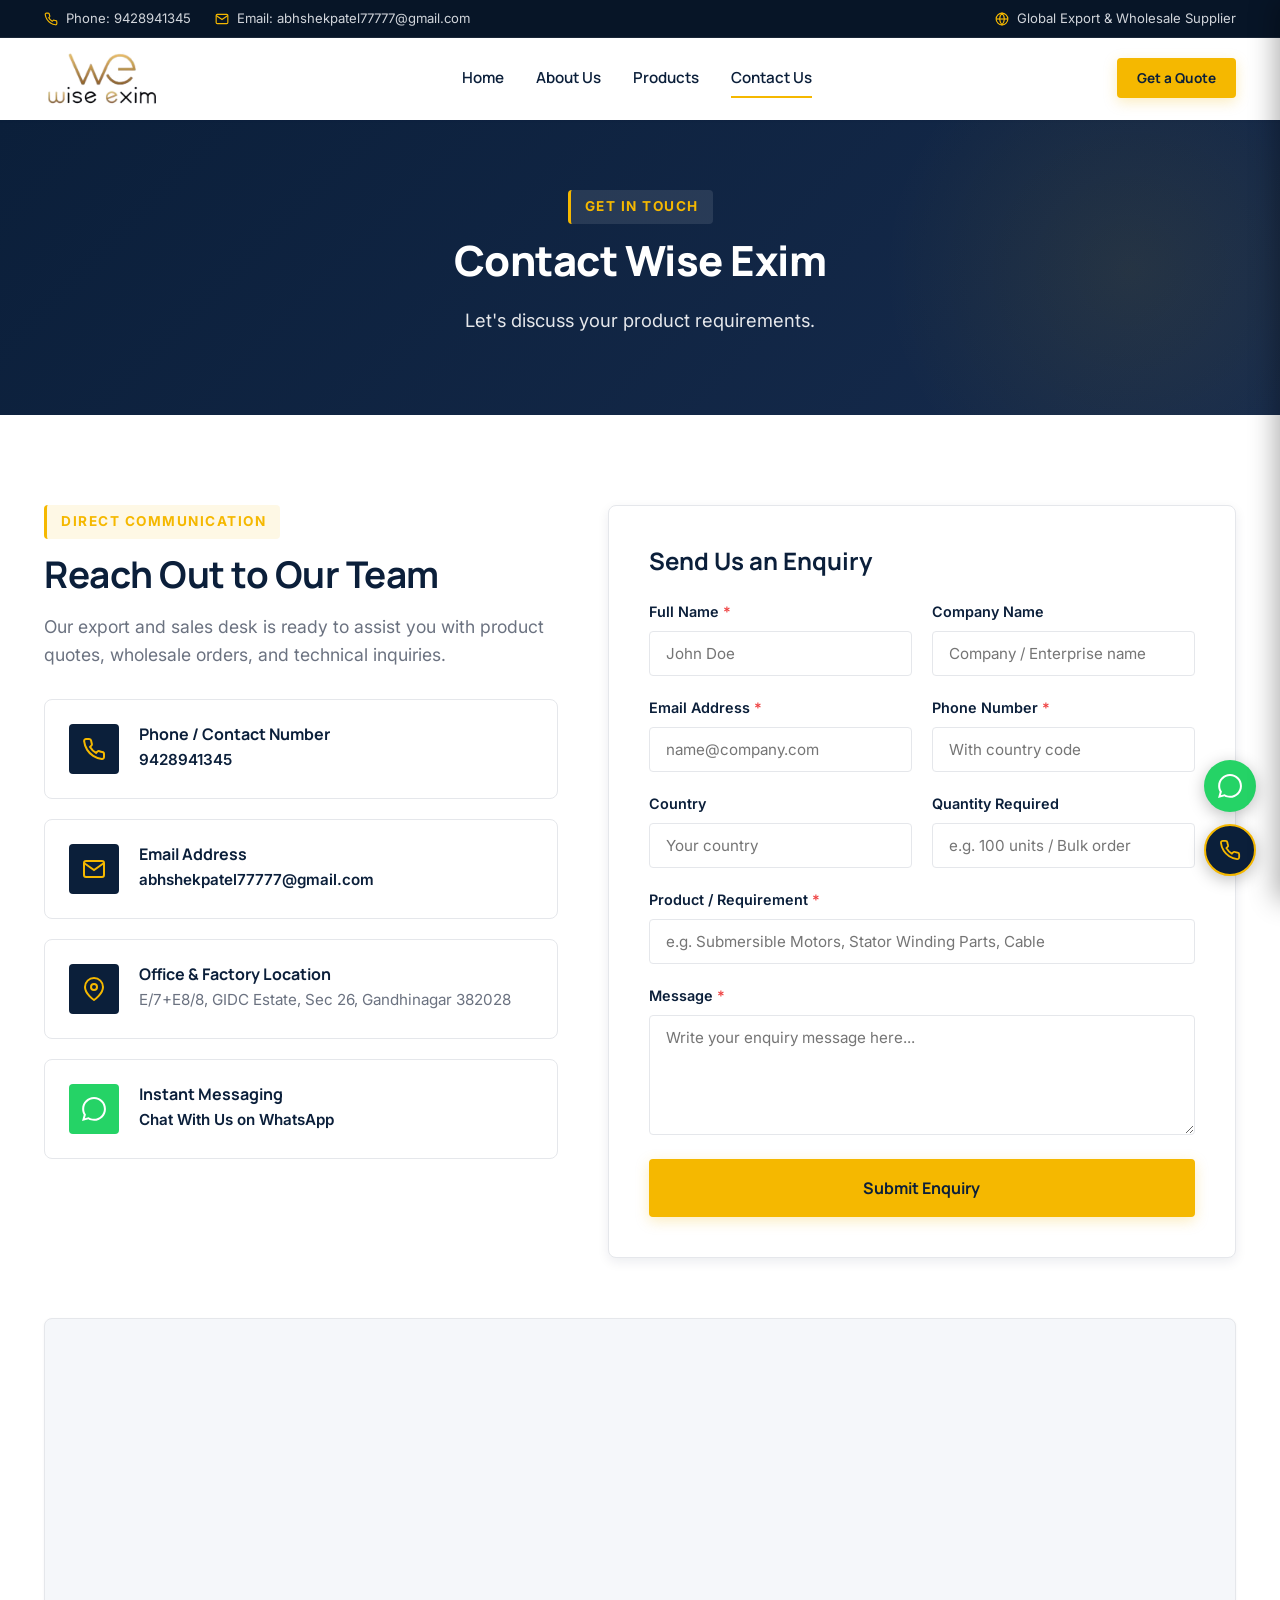
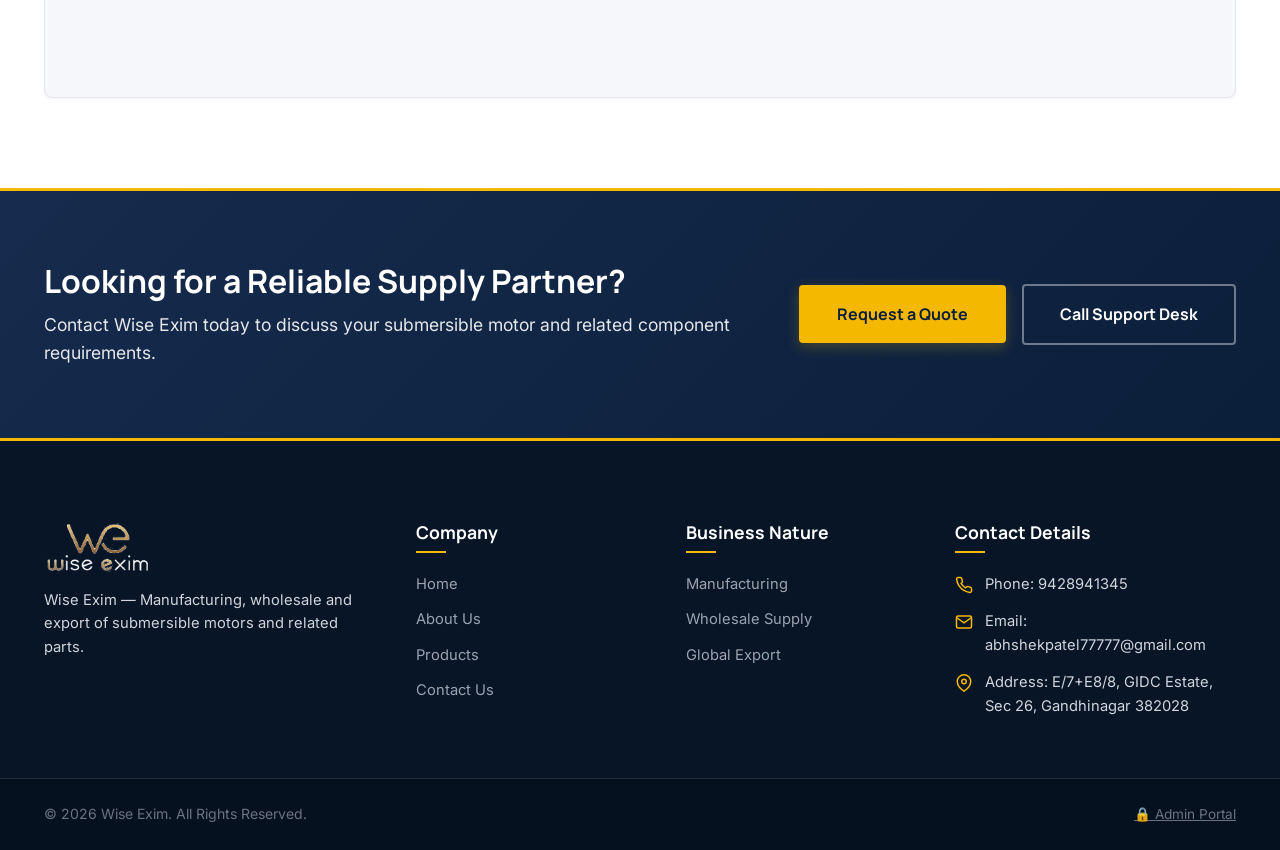
<file: contact.html>
<!DOCTYPE html>
<html lang="en">
<head>
  <meta charset="UTF-8">
  <meta name="viewport" content="width=device-width, initial-scale=1.0">
  <title>Contact Wise Exim | Request a Quote</title>
  <meta name="description" content="Get in touch with Wise Exim for manufacturing, wholesale, and export enquiries regarding submersible motors and related components.">
  <meta name="keywords" content="Contact Wise Exim, Submersible Motor Quote, Wholesale Submersible Motor Enquiry, Submersible Motor Export">
  
  <meta property="og:type" content="website">
  <meta property="og:title" content="Contact Wise Exim | Request a Quote">
  <meta property="og:description" content="Get in touch with Wise Exim for manufacturing, wholesale, and export enquiries.">
  <meta property="og:image" content="assets/images/hero-motor.png">

  <link rel="icon" type="image/png" href="assets/images/logo-official-transparent.png">
  <link rel="stylesheet" href="assets/css/style.css">
</head>
<body>

  <!-- Top Bar -->
  <div class="top-bar">
    <div class="container top-bar-content">
      <div class="top-bar-info">
        <div class="top-bar-item">
          <svg width="14" height="14" viewBox="0 0 24 24" fill="none" stroke="currentColor" stroke-width="2"><path d="M22 16.92v3a2 2 0 0 1-2.18 2 19.79 19.79 0 0 1-8.63-3.07 19.5 19.5 0 0 1-6-6 19.79 19.79 0 0 1-3.07-8.67A2 2 0 0 1 4.11 2h3a2 2 0 0 1 2 1.72 12.84 12.84 0 0 0 .7 2.81 2 2 0 0 1-.45 2.11L8.09 9.91a16 16 0 0 0 6 6l1.27-1.27a2 2 0 0 1 2.11-.45 12.84 12.84 0 0 0 2.81.7A2 2 0 0 1 22 16.92z"/></svg>
          <span>Phone: <span class="setting-phone-text">[CLIENT PHONE]</span></span>
        </div>
        <div class="top-bar-item">
          <svg width="14" height="14" viewBox="0 0 24 24" fill="none" stroke="currentColor" stroke-width="2"><path d="M4 4h16c1.1 0 2 .9 2 2v12c0 1.1-.9 2-2 2H4c-1.1 0-2-.9-2-2V6c0-1.1.9-2 2-2z"/><polyline points="22,6 12,13 2,6"/></svg>
          <span>Email: <span class="setting-email-text">[CLIENT EMAIL]</span></span>
        </div>
      </div>
      <div class="top-bar-item">
        <svg width="14" height="14" viewBox="0 0 24 24" fill="none" stroke="currentColor" stroke-width="2"><circle cx="12" cy="12" r="10"/><line x1="2" y1="12" x2="22" y2="12"/><path d="M12 2a15.3 15.3 0 0 1 4 10 15.3 15.3 0 0 1-4 10 15.3 15.3 0 0 1-4-10 15.3 15.3 0 0 1 4-10z"/></svg>
        <span>Global Export & Wholesale Supplier</span>
      </div>
    </div>
  </div>

  <!-- Header -->
  <header class="main-header">
    <div class="container header-container">
      <a href="index.html" class="brand-logo" title="Wise Exim Home">
        <img src="assets/images/logo-official-transparent.png" alt="Wise Exim Logo" style="height: 56px; width: auto;">
      </a>
      
      <nav class="nav-menu">
        <a href="index.html" class="nav-link">Home</a>
        <a href="about.html" class="nav-link">About Us</a>
        <a href="products.html" class="nav-link">Products</a>
        <a href="contact.html" class="nav-link active">Contact Us</a>
      </nav>

      <div class="header-actions">
        <button class="btn btn-gold btn-sm open-quote-modal">Get a Quote</button>
        <button class="hamburger-btn" aria-label="Open Mobile Menu">
          <svg width="26" height="26" viewBox="0 0 24 24" fill="none" stroke="currentColor" stroke-width="2"><line x1="3" y1="12" x2="21" y2="12"/><line x1="3" y1="6" x2="21" y2="6"/><line x1="3" y1="18" x2="21" y2="18"/></svg>
        </button>
      </div>
    </div>
  </header>

  <!-- Mobile Drawer -->
  <div class="mobile-nav-overlay"></div>
  <div class="mobile-nav-drawer">
    <div class="mobile-nav-header">
      <img src="assets/images/logo-official-light.png" alt="Wise Exim Logo" style="height: 48px; width: auto;">
      <button class="mobile-nav-close" aria-label="Close Menu">&times;</button>
    </div>
    <div class="mobile-nav-links">
      <a href="index.html">Home</a>
      <a href="about.html">About Us</a>
      <a href="products.html">Products</a>
      <a href="contact.html" class="active">Contact Us</a>
    </div>
    <div class="mobile-nav-cta">
      <button class="btn btn-gold open-quote-modal">Get a Quote</button>
      <a href="tel:[CLIENT PHONE]" class="btn btn-outline-white">Call Us</a>
      <a href="https://wa.me/[CLIENT WHATSAPP NUMBER]" target="_blank" class="btn btn-outline-gold">WhatsApp Chat</a>
    </div>
  </div>

  <!-- Hero Header -->
  <section class="hero-section" style="padding: 70px 0 80px;">
    <div class="container">
      <div class="text-center">
        <div class="section-tag light mx-auto">Get In Touch</div>
        <h1 style="font-size: 2.6rem;">Contact Wise Exim</h1>
        <p class="hero-subheading mx-auto" style="margin-bottom: 0;">Let's discuss your product requirements.</p>
      </div>
    </div>
  </section>

  <!-- Contact Details & Form Section -->
  <section class="section-padding">
    <div class="container">
      <div class="contact-grid">
        
        <!-- Left: Contact Cards -->
        <div>
          <div class="section-tag">Direct Communication</div>
          <h2 class="section-title">Reach Out to Our Team</h2>
          <p class="section-subtitle" style="margin-bottom: 30px;">Our export and sales desk is ready to assist you with product quotes, wholesale orders, and technical inquiries.</p>

          <div class="contact-cards-stack">
            <!-- Phone Card -->
            <div class="contact-card">
              <div class="contact-card-icon">
                <svg width="24" height="24" viewBox="0 0 24 24" fill="none" stroke="currentColor" stroke-width="2"><path d="M22 16.92v3a2 2 0 0 1-2.18 2 19.79 19.79 0 0 1-8.63-3.07 19.5 19.5 0 0 1-6-6 19.79 19.79 0 0 1-3.07-8.67A2 2 0 0 1 4.11 2h3a2 2 0 0 1 2 1.72 12.84 12.84 0 0 0 .7 2.81 2 2 0 0 1-.45 2.11L8.09 9.91a16 16 0 0 0 6 6l1.27-1.27a2 2 0 0 1 2.11-.45 12.84 12.84 0 0 0 2.81.7A2 2 0 0 1 22 16.92z"/></svg>
              </div>
              <div class="contact-card-info">
                <h4>Phone / Contact Number</h4>
                <p><a href="tel:[CLIENT PHONE]" class="setting-phone-text">[CLIENT PHONE]</a></p>
              </div>
            </div>

            <!-- Email Card -->
            <div class="contact-card">
              <div class="contact-card-icon">
                <svg width="24" height="24" viewBox="0 0 24 24" fill="none" stroke="currentColor" stroke-width="2"><path d="M4 4h16c1.1 0 2 .9 2 2v12c0 1.1-.9 2-2 2H4c-1.1 0-2-.9-2-2V6c0-1.1.9-2 2-2z"/><polyline points="22,6 12,13 2,6"/></svg>
              </div>
              <div class="contact-card-info">
                <h4>Email Address</h4>
                <p><a href="mailto:[CLIENT EMAIL]" class="setting-email-text">[CLIENT EMAIL]</a></p>
              </div>
            </div>

            <!-- Address Card -->
            <div class="contact-card">
              <div class="contact-card-icon">
                <svg width="24" height="24" viewBox="0 0 24 24" fill="none" stroke="currentColor" stroke-width="2"><path d="M21 10c0 7-9 13-9 13s-9-6-9-13a9 9 0 0 1 18 0z"/><circle cx="12" cy="10" r="3"/></svg>
              </div>
              <div class="contact-card-info">
                <h4>Office & Factory Location</h4>
                <p class="setting-address-text">E/7+E8/8, GIDC Estate, Sec 26, Gandhinagar 382028</p>
              </div>
            </div>

            <!-- WhatsApp Card -->
            <div class="contact-card">
              <div class="contact-card-icon" style="background-color: #25D366; color: #FFF;">
                <svg width="24" height="24" viewBox="0 0 24 24" fill="currentColor"><path d="M.057 24l1.687-6.163c-1.041-1.804-1.588-3.849-1.587-5.946.003-6.556 5.338-11.891 11.893-11.891 3.181.001 6.167 1.24 8.413 3.488 2.245 2.248 3.481 5.236 3.48 8.414-.003 6.557-5.338 11.892-11.893 11.892-1.99-.001-3.951-.5-5.688-1.448l-6.305 1.654zm6.597-3.807c1.676.995 3.276 1.591 5.392 1.592 5.448 0 9.886-4.434 9.889-9.885.002-5.462-4.415-9.89-9.881-9.892-5.452 0-9.887 4.434-9.889 9.884-.001 2.225.651 3.891 1.746 5.634l-.999 3.648 3.742-.981z"/></svg>
              </div>
              <div class="contact-card-info">
                <h4>Instant Messaging</h4>
                <p><a href="https://wa.me/[CLIENT WHATSAPP NUMBER]" target="_blank">Chat With Us on WhatsApp</a></p>
              </div>
            </div>
          </div>
        </div>

        <!-- Right: Contact Form -->
        <div>
          <div class="contact-form-card">
            <h3 style="font-size: 1.5rem; margin-bottom: 24px; color: var(--color-primary);">Send Us an Enquiry</h3>
            
            <form class="validate-form">
              <!-- Anti-Spam Honeypot Field -->
              <input type="text" name="company_website" class="hp-field" tabindex="-1" autocomplete="off">

              <div class="form-grid">
                <div class="form-group">
                  <label>Full Name <span>*</span></label>
                  <input type="text" class="form-control" placeholder="John Doe" required>
                </div>

                <div class="form-group">
                  <label>Company Name</label>
                  <input type="text" class="form-control" placeholder="Company / Enterprise name">
                </div>

                <div class="form-group">
                  <label>Email Address <span>*</span></label>
                  <input type="email" class="form-control" placeholder="name@company.com" required>
                </div>

                <div class="form-group">
                  <label>Phone Number <span>*</span></label>
                  <input type="tel" class="form-control" placeholder="With country code" required>
                </div>

                <div class="form-group">
                  <label>Country</label>
                  <input type="text" class="form-control" placeholder="Your country">
                </div>

                <div class="form-group">
                  <label>Quantity Required</label>
                  <input type="text" class="form-control" placeholder="e.g. 100 units / Bulk order">
                </div>

                <div class="form-group full-width">
                  <label>Product / Requirement <span>*</span></label>
                  <input type="text" class="form-control" placeholder="e.g. Submersible Motors, Stator Winding Parts, Cable" required>
                </div>

                <div class="form-group full-width">
                  <label>Message <span>*</span></label>
                  <textarea class="form-control" placeholder="Write your enquiry message here..." required></textarea>
                </div>
              </div>

              <div style="margin-top: 24px;">
                <button type="submit" class="btn btn-gold btn-lg" style="width: 100%;">Submit Enquiry</button>
              </div>
            </form>
          </div>
        </div>

      </div>

      <!-- Google Maps Section -->
      <div class="map-container" style="height: 380px;">
        <iframe 
          title="Wise Exim Location Map"
          class="setting-map-iframe"
          width="100%" 
          height="100%" 
          style="border:0;" 
          loading="lazy" 
          allowfullscreen 
          src="https://maps.google.com/maps?q=GIDC+Estate+Sec+26+Gandhinagar+382028&t=&z=15&ie=UTF8&iwloc=&output=embed">
        </iframe>
      </div>

    </div>
  </section>

  <!-- CTA Banner -->
  <section class="cta-section">
    <div class="container">
      <div class="cta-box">
        <div class="cta-content">
          <h2>Looking for a Reliable Supply Partner?</h2>
          <p>Contact Wise Exim today to discuss your submersible motor and related component requirements.</p>
        </div>
        <div class="cta-buttons">
          <button class="btn btn-gold btn-lg open-quote-modal">Request a Quote</button>
          <a href="tel:[CLIENT PHONE]" class="btn btn-outline-white btn-lg">Call Support Desk</a>
        </div>
      </div>
    </div>
  </section>

  <!-- Footer -->
  <footer class="site-footer">
    <div class="container">
      <div class="footer-grid">
        <div class="footer-brand">
          <a href="index.html">
            <img src="assets/images/logo-official-light.png" alt="Wise Exim Logo" style="height: 52px; width: auto;">
          </a>
          <p>Wise Exim — Manufacturing, wholesale and export of submersible motors and related parts.</p>
        </div>

        <div class="footer-col">
          <h4>Company</h4>
          <div class="footer-links">
            <a href="index.html">Home</a>
            <a href="about.html">About Us</a>
            <a href="products.html">Products</a>
            <a href="contact.html">Contact Us</a>
          </div>
        </div>

        <div class="footer-col">
          <h4>Business Nature</h4>
          <div class="footer-links">
            <a href="about.html">Manufacturing</a>
            <a href="about.html">Wholesale Supply</a>
            <a href="about.html">Global Export</a>
          </div>
        </div>

        <div class="footer-col">
          <h4>Contact Details</h4>
          <div class="footer-contact-list">
            <div class="footer-contact-item">
              <svg width="18" height="18" viewBox="0 0 24 24" fill="none" stroke="currentColor" stroke-width="2"><path d="M22 16.92v3a2 2 0 0 1-2.18 2 19.79 19.79 0 0 1-8.63-3.07 19.5 19.5 0 0 1-6-6 19.79 19.79 0 0 1-3.07-8.67A2 2 0 0 1 4.11 2h3a2 2 0 0 1 2 1.72 12.84 12.84 0 0 0 .7 2.81 2 2 0 0 1-.45 2.11L8.09 9.91a16 16 0 0 0 6 6l1.27-1.27a2 2 0 0 1 2.11-.45 12.84 12.84 0 0 0 2.81.7A2 2 0 0 1 22 16.92z"/></svg>
              <span>Phone: <span class="setting-phone-text">[CLIENT PHONE]</span></span>
            </div>
            <div class="footer-contact-item">
              <svg width="18" height="18" viewBox="0 0 24 24" fill="none" stroke="currentColor" stroke-width="2"><path d="M4 4h16c1.1 0 2 .9 2 2v12c0 1.1-.9 2-2 2H4c-1.1 0-2-.9-2-2V6c0-1.1.9-2 2-2z"/><polyline points="22,6 12,13 2,6"/></svg>
              <span>Email: <span class="setting-email-text">[CLIENT EMAIL]</span></span>
            </div>
            <div class="footer-contact-item">
              <svg width="18" height="18" viewBox="0 0 24 24" fill="none" stroke="currentColor" stroke-width="2"><path d="M21 10c0 7-9 13-9 13s-9-6-9-13a9 9 0 0 1 18 0z"/><circle cx="12" cy="10" r="3"/></svg>
              <span>Address: <span class="setting-address-text">E/7+E8/8, GIDC Estate, Sec 26, Gandhinagar 382028</span></span>
            </div>
          </div>
        </div>
      </div>
    </div>
    <div class="footer-bottom">
      <div class="container" style="display: flex; justify-content: space-between; align-items: center; flex-wrap: wrap; gap: 10px;">
        <p>© 2026 Wise Exim. All Rights Reserved.</p>
        <a href="admin.html" style="color: #6B7280; font-size: 0.85rem; text-decoration: underline;" title="Wise Exim Admin Control Center">🔒 Admin Portal</a>
      </div>
    </div>
  </footer>

  <!-- Floating Widgets -->
  <div class="floating-widgets">
    <a href="https://wa.me/[CLIENT WHATSAPP NUMBER]" target="_blank" class="floating-btn floating-whatsapp" title="Chat on WhatsApp" aria-label="WhatsApp">
      <svg width="24" height="24" viewBox="0 0 24 24" fill="currentColor"><path d="M.057 24l1.687-6.163c-1.041-1.804-1.588-3.849-1.587-5.946.003-6.556 5.338-11.891 11.893-11.891 3.181.001 6.167 1.24 8.413 3.488 2.245 2.248 3.481 5.236 3.48 8.414-.003 6.557-5.338 11.892-11.893 11.892-1.99-.001-3.951-.5-5.688-1.448l-6.305 1.654zm6.597-3.807c1.676.995 3.276 1.591 5.392 1.592 5.448 0 9.886-4.434 9.889-9.885.002-5.462-4.415-9.89-9.881-9.892-5.452 0-9.887 4.434-9.889 9.884-.001 2.225.651 3.891 1.746 5.634l-.999 3.648 3.742-.981z"/></svg>
    </a>
    <a href="tel:[CLIENT PHONE]" class="floating-btn floating-phone" title="Call Us" aria-label="Phone">
      <svg width="22" height="22" viewBox="0 0 24 24" fill="none" stroke="currentColor" stroke-width="2"><path d="M22 16.92v3a2 2 0 0 1-2.18 2 19.79 19.79 0 0 1-8.63-3.07 19.5 19.5 0 0 1-6-6 19.79 19.79 0 0 1-3.07-8.67A2 2 0 0 1 4.11 2h3a2 2 0 0 1 2 1.72 12.84 12.84 0 0 0 .7 2.81 2 2 0 0 1-.45 2.11L8.09 9.91a16 16 0 0 0 6 6l1.27-1.27a2 2 0 0 1 2.11-.45 12.84 12.84 0 0 0 2.81.7A2 2 0 0 1 22 16.92z"/></svg>
    </a>
  </div>

  <!-- Quote Request Modal -->
  <div class="modal-overlay" id="quoteModal">
    <div class="modal-container">
      <div class="modal-header">
        <h3>Request a Quote — Wise Exim</h3>
        <button class="modal-close">&times;</button>
      </div>
      <div class="modal-body">
        <form class="validate-form">
          <input type="text" name="website_url" class="hp-field" tabindex="-1" autocomplete="off">
          
          <div class="form-grid">
            <div class="form-group">
              <label>Full Name <span>*</span></label>
              <input type="text" class="form-control" placeholder="Enter your name" required>
            </div>
            <div class="form-group">
              <label>Company Name</label>
              <input type="text" class="form-control" placeholder="Your business/company">
            </div>
            <div class="form-group">
              <label>Email Address <span>*</span></label>
              <input type="email" class="form-control" placeholder="name@company.com" required>
            </div>
            <div class="form-group">
              <label>Phone Number <span>*</span></label>
              <input type="tel" class="form-control" placeholder="Including country code" required>
            </div>
            <div class="form-group">
              <label>Country</label>
              <input type="text" class="form-control" placeholder="Your country">
            </div>
            <div class="form-group">
              <label>Estimated Quantity</label>
              <input type="text" class="form-control" placeholder="e.g. 50 units, Wholesale order">
            </div>
            <div class="form-group full-width">
              <label>Product / Requirement <span>*</span></label>
              <input type="text" id="modalRequirement" class="form-control" placeholder="e.g. Submersible Motors, Copper Stator Parts" required>
            </div>
            <div class="form-group full-width">
              <label>Message / Details <span>*</span></label>
              <textarea class="form-control" placeholder="Describe your specifications or questions..." required></textarea>
            </div>
          </div>
          <div style="margin-top: 24px; text-align: right;">
            <button type="button" class="btn btn-outline-navy modal-close-trigger" style="margin-right: 10px;">Cancel</button>
            <button type="submit" class="btn btn-gold">Submit Enquiry</button>
          </div>
        </form>
      </div>
    </div>
  </div>

  <script src="assets/js/settings.js"></script>
  <script src="assets/js/main.js"></script>
</body>
</html>
</file>
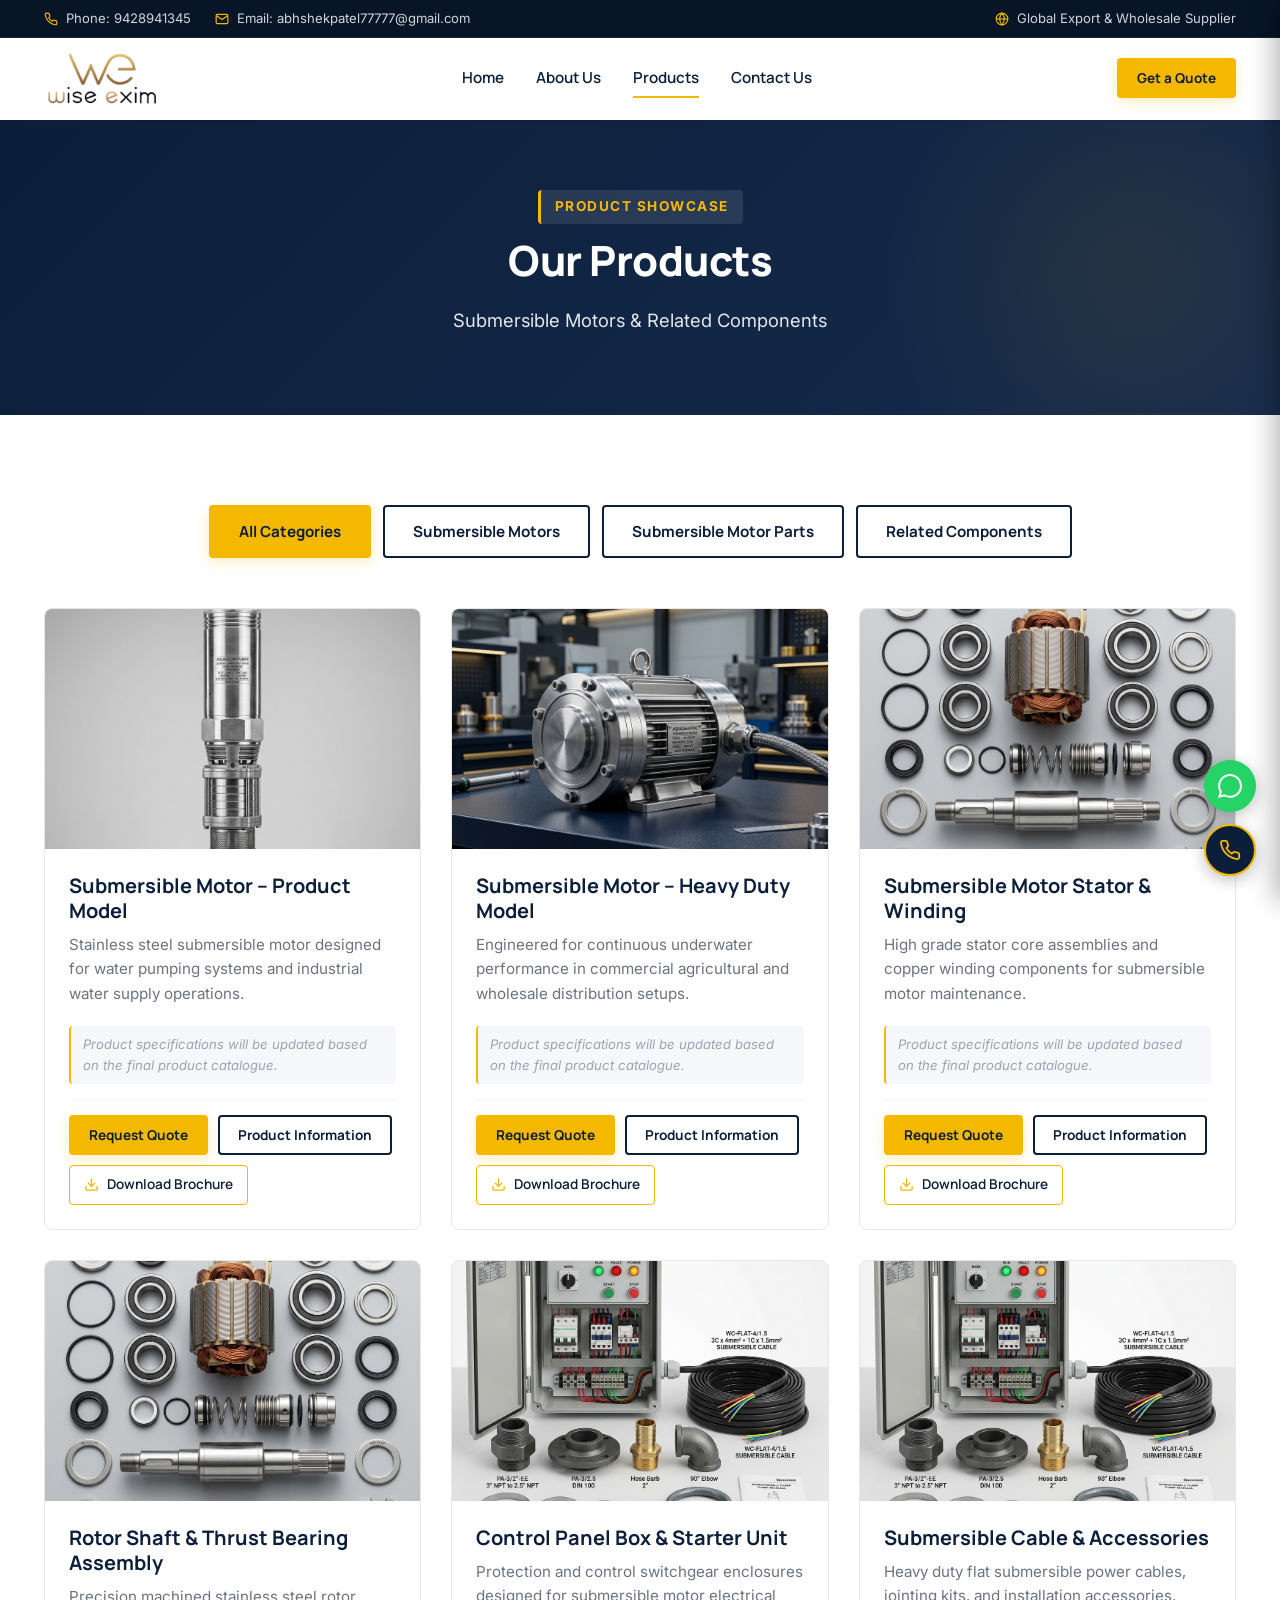
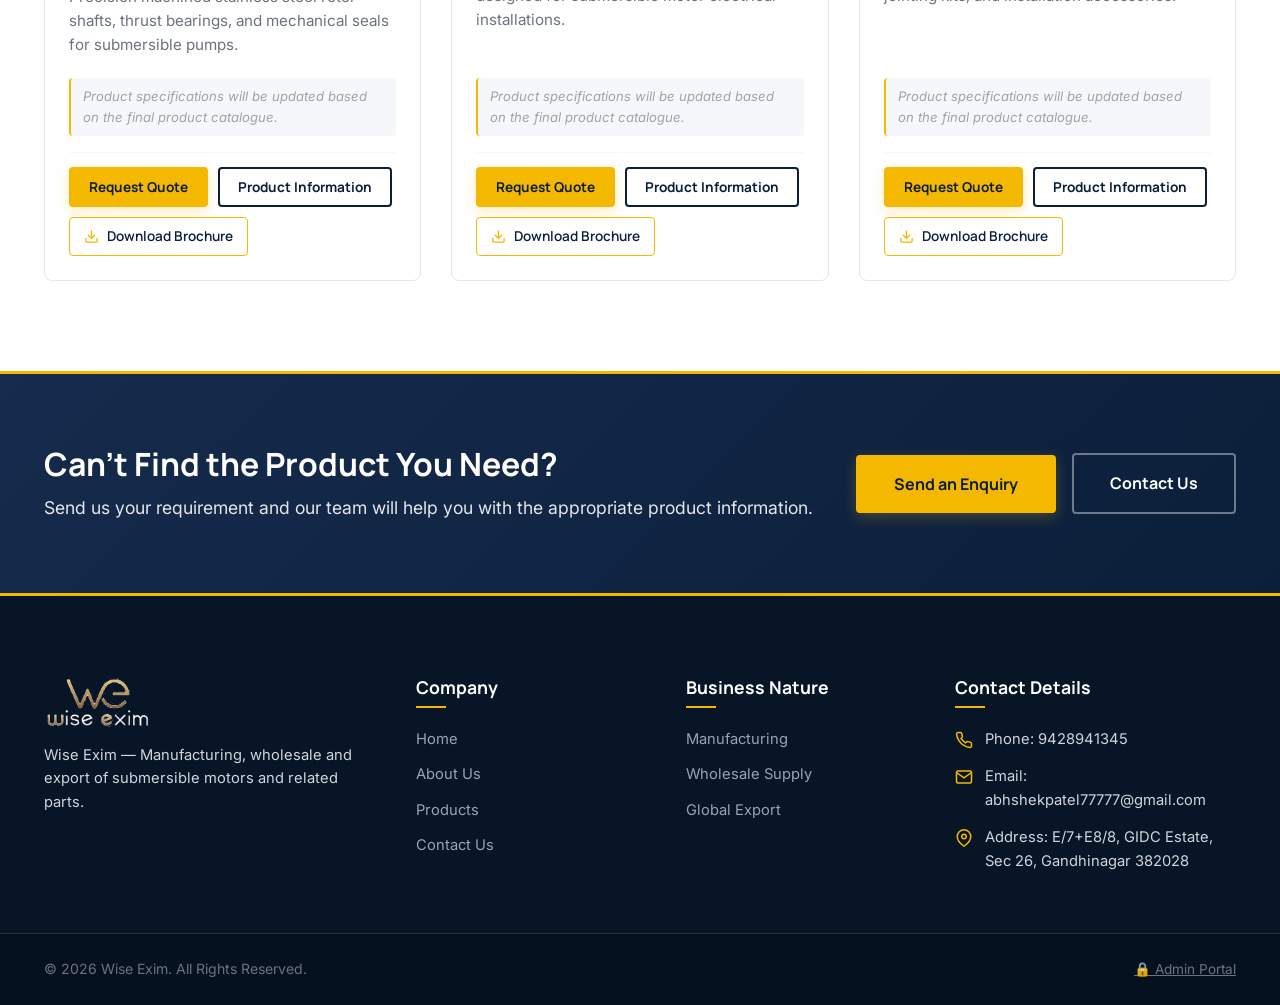
<file: products.html>
<!DOCTYPE html>
<html lang="en">
<head>
  <meta charset="UTF-8">
  <meta name="viewport" content="width=device-width, initial-scale=1.0">
  <title>Submersible Motors & Related Parts | Wise Exim</title>
  <meta name="description" content="Explore Wise Exim's catalogue of submersible motors, replacement motor parts, and supporting components for wholesale and export requirements.">
  <meta name="keywords" content="Submersible Motors, Submersible Motor Parts, Motor Shafts, Stators, Submersible Components, Wise Exim Products">
  
  <meta property="og:type" content="website">
  <meta property="og:title" content="Submersible Motors & Related Parts | Wise Exim">
  <meta property="og:description" content="Explore Wise Exim's catalogue of submersible motors, replacement motor parts, and supporting components.">
  <meta property="og:image" content="assets/images/submersible-motor.png">

  <link rel="icon" type="image/png" href="assets/images/logo-official-transparent.png">
  <link rel="stylesheet" href="assets/css/style.css">
</head>
<body>

  <!-- Top Bar -->
  <div class="top-bar">
    <div class="container top-bar-content">
      <div class="top-bar-info">
        <div class="top-bar-item">
          <svg width="14" height="14" viewBox="0 0 24 24" fill="none" stroke="currentColor" stroke-width="2"><path d="M22 16.92v3a2 2 0 0 1-2.18 2 19.79 19.79 0 0 1-8.63-3.07 19.5 19.5 0 0 1-6-6 19.79 19.79 0 0 1-3.07-8.67A2 2 0 0 1 4.11 2h3a2 2 0 0 1 2 1.72 12.84 12.84 0 0 0 .7 2.81 2 2 0 0 1-.45 2.11L8.09 9.91a16 16 0 0 0 6 6l1.27-1.27a2 2 0 0 1 2.11-.45 12.84 12.84 0 0 0 2.81.7A2 2 0 0 1 22 16.92z"/></svg>
          <span>Phone: <span class="setting-phone-text">[CLIENT PHONE]</span></span>
        </div>
        <div class="top-bar-item">
          <svg width="14" height="14" viewBox="0 0 24 24" fill="none" stroke="currentColor" stroke-width="2"><path d="M4 4h16c1.1 0 2 .9 2 2v12c0 1.1-.9 2-2 2H4c-1.1 0-2-.9-2-2V6c0-1.1.9-2 2-2z"/><polyline points="22,6 12,13 2,6"/></svg>
          <span>Email: <span class="setting-email-text">[CLIENT EMAIL]</span></span>
        </div>
      </div>
      <div class="top-bar-item">
        <svg width="14" height="14" viewBox="0 0 24 24" fill="none" stroke="currentColor" stroke-width="2"><circle cx="12" cy="12" r="10"/><line x1="2" y1="12" x2="22" y2="12"/><path d="M12 2a15.3 15.3 0 0 1 4 10 15.3 15.3 0 0 1-4 10 15.3 15.3 0 0 1-4-10 15.3 15.3 0 0 1 4-10z"/></svg>
        <span>Global Export & Wholesale Supplier</span>
      </div>
    </div>
  </div>

  <!-- Header -->
  <header class="main-header">
    <div class="container header-container">
      <a href="index.html" class="brand-logo" title="Wise Exim Home">
        <img src="assets/images/logo-official-transparent.png" alt="Wise Exim Logo" style="height: 56px; width: auto;">
      </a>
      
      <nav class="nav-menu">
        <a href="index.html" class="nav-link">Home</a>
        <a href="about.html" class="nav-link">About Us</a>
        <a href="products.html" class="nav-link active">Products</a>
        <a href="contact.html" class="nav-link">Contact Us</a>
      </nav>

      <div class="header-actions">
        <button class="btn btn-gold btn-sm open-quote-modal">Get a Quote</button>
        <button class="hamburger-btn" aria-label="Open Mobile Menu">
          <svg width="26" height="26" viewBox="0 0 24 24" fill="none" stroke="currentColor" stroke-width="2"><line x1="3" y1="12" x2="21" y2="12"/><line x1="3" y1="6" x2="21" y2="6"/><line x1="3" y1="18" x2="21" y2="18"/></svg>
        </button>
      </div>
    </div>
  </header>

  <!-- Mobile Drawer -->
  <div class="mobile-nav-overlay"></div>
  <div class="mobile-nav-drawer">
    <div class="mobile-nav-header">
      <img src="assets/images/logo-official-light.png" alt="Wise Exim Logo" style="height: 48px; width: auto;">
      <button class="mobile-nav-close" aria-label="Close Menu">&times;</button>
    </div>
    <div class="mobile-nav-links">
      <a href="index.html">Home</a>
      <a href="about.html">About Us</a>
      <a href="products.html" class="active">Products</a>
      <a href="contact.html">Contact Us</a>
    </div>
    <div class="mobile-nav-cta">
      <button class="btn btn-gold open-quote-modal">Get a Quote</button>
      <a href="tel:[CLIENT PHONE]" class="btn btn-outline-white">Call Us</a>
      <a href="https://wa.me/[CLIENT WHATSAPP NUMBER]" target="_blank" class="btn btn-outline-gold">WhatsApp Chat</a>
    </div>
  </div>

  <!-- Hero Header -->
  <section class="hero-section" style="padding: 70px 0 80px;">
    <div class="container">
      <div class="text-center">
        <div class="section-tag light mx-auto">Product Showcase</div>
        <h1 style="font-size: 2.6rem;">Our Products</h1>
        <p class="hero-subheading mx-auto" style="margin-bottom: 0;">Submersible Motors & Related Components</p>
      </div>
    </div>
  </section>

  <!-- Product Categories Listing Section -->
  <section class="section-padding">
    <div class="container">

      <!-- Category Filter Tabs -->
      <div style="display: flex; justify-content: center; gap: 12px; margin-bottom: 50px; flex-wrap: wrap;">
        <button class="btn btn-gold product-filter-btn active" data-filter="all">All Categories</button>
        <button class="btn btn-outline-navy product-filter-btn" data-filter="motors">Submersible Motors</button>
        <button class="btn btn-outline-navy product-filter-btn" data-filter="parts">Submersible Motor Parts</button>
        <button class="btn btn-outline-navy product-filter-btn" data-filter="components">Related Components</button>
      </div>

      <!-- Dynamic JSON Product Catalogue Grid -->
      <div class="products-grid" id="dynamicProductsContainer">
        <!-- Products automatically loaded and rendered from /data/products.json -->
      </div>

    </div>
  </section>

  <!-- Product Enquiry CTA Section -->
  <section class="cta-section">
    <div class="container">
      <div class="cta-box">
        <div class="cta-content">
          <h2>Can't Find the Product You Need?</h2>
          <p>Send us your requirement and our team will help you with the appropriate product information.</p>
        </div>
        <div class="cta-buttons">
          <button class="btn btn-gold btn-lg open-quote-modal">Send an Enquiry</button>
          <a href="contact.html" class="btn btn-outline-white btn-lg">Contact Us</a>
        </div>
      </div>
    </div>
  </section>

  <!-- Footer -->
  <footer class="site-footer">
    <div class="container">
      <div class="footer-grid">
        <div class="footer-brand">
          <a href="index.html">
            <img src="assets/images/logo-official-light.png" alt="Wise Exim Logo" style="height: 52px; width: auto;">
          </a>
          <p>Wise Exim — Manufacturing, wholesale and export of submersible motors and related parts.</p>
        </div>

        <div class="footer-col">
          <h4>Company</h4>
          <div class="footer-links">
            <a href="index.html">Home</a>
            <a href="about.html">About Us</a>
            <a href="products.html">Products</a>
            <a href="contact.html">Contact Us</a>
          </div>
        </div>

        <div class="footer-col">
          <h4>Business Nature</h4>
          <div class="footer-links">
            <a href="about.html">Manufacturing</a>
            <a href="about.html">Wholesale Supply</a>
            <a href="about.html">Global Export</a>
          </div>
        </div>

        <div class="footer-col">
          <h4>Contact Details</h4>
          <div class="footer-contact-list">
            <div class="footer-contact-item">
              <svg width="18" height="18" viewBox="0 0 24 24" fill="none" stroke="currentColor" stroke-width="2"><path d="M22 16.92v3a2 2 0 0 1-2.18 2 19.79 19.79 0 0 1-8.63-3.07 19.5 19.5 0 0 1-6-6 19.79 19.79 0 0 1-3.07-8.67A2 2 0 0 1 4.11 2h3a2 2 0 0 1 2 1.72 12.84 12.84 0 0 0 .7 2.81 2 2 0 0 1-.45 2.11L8.09 9.91a16 16 0 0 0 6 6l1.27-1.27a2 2 0 0 1 2.11-.45 12.84 12.84 0 0 0 2.81.7A2 2 0 0 1 22 16.92z"/></svg>
              <span>Phone: <span class="setting-phone-text">[CLIENT PHONE]</span></span>
            </div>
            <div class="footer-contact-item">
              <svg width="18" height="18" viewBox="0 0 24 24" fill="none" stroke="currentColor" stroke-width="2"><path d="M4 4h16c1.1 0 2 .9 2 2v12c0 1.1-.9 2-2 2H4c-1.1 0-2-.9-2-2V6c0-1.1.9-2 2-2z"/><polyline points="22,6 12,13 2,6"/></svg>
              <span>Email: <span class="setting-email-text">[CLIENT EMAIL]</span></span>
            </div>
            <div class="footer-contact-item">
              <svg width="18" height="18" viewBox="0 0 24 24" fill="none" stroke="currentColor" stroke-width="2"><path d="M21 10c0 7-9 13-9 13s-9-6-9-13a9 9 0 0 1 18 0z"/><circle cx="12" cy="10" r="3"/></svg>
              <span>Address: <span class="setting-address-text">E/7+E8/8, GIDC Estate, Sec 26, Gandhinagar 382028</span></span>
            </div>
          </div>
        </div>
      </div>
    </div>
    <div class="footer-bottom">
      <div class="container" style="display: flex; justify-content: space-between; align-items: center; flex-wrap: wrap; gap: 10px;">
        <p>© 2026 Wise Exim. All Rights Reserved.</p>
        <a href="admin.html" style="color: #6B7280; font-size: 0.85rem; text-decoration: underline;" title="Wise Exim Admin Control Center">🔒 Admin Portal</a>
      </div>
    </div>
  </footer>

  <!-- Floating Widgets -->
  <div class="floating-widgets">
    <a href="https://wa.me/[CLIENT WHATSAPP NUMBER]" target="_blank" class="floating-btn floating-whatsapp" title="Chat on WhatsApp" aria-label="WhatsApp">
      <svg width="24" height="24" viewBox="0 0 24 24" fill="currentColor"><path d="M.057 24l1.687-6.163c-1.041-1.804-1.588-3.849-1.587-5.946.003-6.556 5.338-11.891 11.893-11.891 3.181.001 6.167 1.24 8.413 3.488 2.245 2.248 3.481 5.236 3.48 8.414-.003 6.557-5.338 11.892-11.893 11.892-1.99-.001-3.951-.5-5.688-1.448l-6.305 1.654zm6.597-3.807c1.676.995 3.276 1.591 5.392 1.592 5.448 0 9.886-4.434 9.889-9.885.002-5.462-4.415-9.89-9.881-9.892-5.452 0-9.887 4.434-9.889 9.884-.001 2.225.651 3.891 1.746 5.634l-.999 3.648 3.742-.981z"/></svg>
    </a>
    <a href="tel:[CLIENT PHONE]" class="floating-btn floating-phone" title="Call Us" aria-label="Phone">
      <svg width="22" height="22" viewBox="0 0 24 24" fill="none" stroke="currentColor" stroke-width="2"><path d="M22 16.92v3a2 2 0 0 1-2.18 2 19.79 19.79 0 0 1-8.63-3.07 19.5 19.5 0 0 1-6-6 19.79 19.79 0 0 1-3.07-8.67A2 2 0 0 1 4.11 2h3a2 2 0 0 1 2 1.72 12.84 12.84 0 0 0 .7 2.81 2 2 0 0 1-.45 2.11L8.09 9.91a16 16 0 0 0 6 6l1.27-1.27a2 2 0 0 1 2.11-.45 12.84 12.84 0 0 0 2.81.7A2 2 0 0 1 22 16.92z"/></svg>
    </a>
  </div>

  <!-- Quote Request Modal -->
  <div class="modal-overlay" id="quoteModal">
    <div class="modal-container">
      <div class="modal-header">
        <h3>Request a Quote — Wise Exim</h3>
        <button class="modal-close">&times;</button>
      </div>
      <div class="modal-body">
        <form class="validate-form">
          <input type="text" name="website_url" class="hp-field" tabindex="-1" autocomplete="off">
          
          <div class="form-grid">
            <div class="form-group">
              <label>Full Name <span>*</span></label>
              <input type="text" class="form-control" placeholder="Enter your name" required>
            </div>
            <div class="form-group">
              <label>Company Name</label>
              <input type="text" class="form-control" placeholder="Your business/company">
            </div>
            <div class="form-group">
              <label>Email Address <span>*</span></label>
              <input type="email" class="form-control" placeholder="name@company.com" required>
            </div>
            <div class="form-group">
              <label>Phone Number <span>*</span></label>
              <input type="tel" class="form-control" placeholder="Including country code" required>
            </div>
            <div class="form-group">
              <label>Country</label>
              <input type="text" class="form-control" placeholder="Your country">
            </div>
            <div class="form-group">
              <label>Estimated Quantity</label>
              <input type="text" class="form-control" placeholder="e.g. 50 units, Wholesale order">
            </div>
            <div class="form-group full-width">
              <label>Product / Requirement <span>*</span></label>
              <input type="text" id="modalRequirement" class="form-control" placeholder="e.g. Submersible Motors, Copper Stator Parts" required>
            </div>
            <div class="form-group full-width">
              <label>Message / Details <span>*</span></label>
              <textarea class="form-control" placeholder="Describe your specifications or questions..." required></textarea>
            </div>
          </div>
          <div style="margin-top: 24px; text-align: right;">
            <button type="button" class="btn btn-outline-navy modal-close-trigger" style="margin-right: 10px;">Cancel</button>
            <button type="submit" class="btn btn-gold">Submit Enquiry</button>
          </div>
        </form>
      </div>
    </div>
  </div>

  <script src="assets/js/settings.js"></script>
  <script src="assets/js/products.js"></script>
  <script src="assets/js/main.js"></script>
</body>
</html>
</file>
<file: assets/css/style.css>
/* ==========================================================================
   WISE EXIM - Corporate Website Design System & Stylesheet
   Brand Colors:
   - Primary Navy: #0B1F3A
   - Secondary Navy: #162B4D
   - Accent Gold: #F5B800
   - Gold Hover: #D9A200
   - Background Light: #F5F7FA
   - Text Dark: #1F2937
   - Text Muted: #6B7280
   ========================================================================== */

/* Google Fonts Import */
@import url('https://fonts.googleapis.com/css2?family=Inter:wght@300;400;500;600;700;800&family=Manrope:wght@500;600;700;800&display=swap');

:root {
  --color-primary: #0B1F3A;
  --color-secondary: #162B4D;
  --color-navy-dark: #071527;
  --color-gold: #F5B800;
  --color-gold-hover: #D9A200;
  --color-gold-light: rgba(245, 184, 0, 0.12);
  --color-gold-glow: rgba(245, 184, 0, 0.25);
  --color-bg-light: #F5F7FA;
  --color-bg-card: #FFFFFF;
  --color-text-main: #1F2937;
  --color-text-muted: #6B7280;
  --color-text-light: #9CA3AF;
  --color-border: #E5E7EB;
  --color-border-dark: rgba(255, 255, 255, 0.12);
  --color-white: #FFFFFF;
  
  --font-heading: 'Manrope', 'Inter', -apple-system, BlinkMacSystemFont, sans-serif;
  --font-body: 'Inter', -apple-system, BlinkMacSystemFont, sans-serif;

  --shadow-sm: 0 1px 3px rgba(11, 31, 58, 0.05);
  --shadow-md: 0 4px 12px rgba(11, 31, 58, 0.08);
  --shadow-lg: 0 12px 28px rgba(11, 31, 58, 0.12);
  --shadow-gold: 0 4px 20px rgba(245, 184, 0, 0.3);

  --radius-sm: 4px;
  --radius-md: 8px;
  --radius-lg: 12px;

  --transition: all 0.3s cubic-bezier(0.16, 1, 0.3, 1);
  --max-width: 1240px;
}

/* Base Styles & Reset */
*, *::before, *::after {
  box-sizing: border-box;
  margin: 0;
  padding: 0;
}

html {
  scroll-behavior: smooth;
  font-size: 16px;
}

body {
  font-family: var(--font-body);
  color: var(--color-text-main);
  background-color: #FFFFFF;
  line-height: 1.6;
  -webkit-font-smoothing: antialiased;
  -moz-osx-font-smoothing: grayscale;
  overflow-x: hidden;
}

img {
  max-width: 100%;
  height: auto;
  display: block;
}

a {
  color: inherit;
  text-decoration: none;
  transition: var(--transition);
}

ul {
  list-style: none;
}

/* Typography */
h1, h2, h3, h4, h5, h6 {
  font-family: var(--font-heading);
  color: var(--color-primary);
  font-weight: 700;
  line-height: 1.25;
}

.section-tag {
  display: inline-flex;
  align-items: center;
  gap: 8px;
  font-size: 0.85rem;
  font-weight: 700;
  text-transform: uppercase;
  letter-spacing: 1.5px;
  color: var(--color-gold);
  background-color: rgba(245, 184, 0, 0.1);
  padding: 6px 14px;
  border-radius: var(--radius-sm);
  border-left: 3px solid var(--color-gold);
  margin-bottom: 12px;
}

.section-tag.light {
  background-color: rgba(255, 255, 255, 0.1);
  color: var(--color-gold);
}

.section-title {
  font-size: 2.3rem;
  color: var(--color-primary);
  margin-bottom: 16px;
  letter-spacing: -0.5px;
}

.section-title.light {
  color: var(--color-white);
}

.section-subtitle {
  font-size: 1.1rem;
  color: var(--color-text-muted);
  max-width: 680px;
  line-height: 1.6;
}

.section-subtitle.light {
  color: #D1D5DB;
}

.text-center {
  text-align: center;
}

.mx-auto {
  margin-left: auto;
  margin-right: auto;
}

/* Layout Utilities */
.container {
  width: 100%;
  max-width: var(--max-width);
  margin: 0 auto;
  padding: 0 24px;
}

.section-padding {
  padding: 90px 0;
}

.bg-light {
  background-color: var(--color-bg-light);
}

.bg-navy {
  background-color: var(--color-primary);
  color: var(--color-white);
}

.bg-navy-dark {
  background-color: var(--color-secondary);
  color: var(--color-white);
}

/* Buttons */
.btn {
  display: inline-flex;
  align-items: center;
  justify-content: center;
  gap: 10px;
  padding: 14px 28px;
  font-family: var(--font-heading);
  font-size: 0.95rem;
  font-weight: 700;
  border-radius: var(--radius-sm);
  cursor: pointer;
  border: 2px solid transparent;
  transition: var(--transition);
  text-align: center;
  white-space: nowrap;
}

.btn-gold {
  background-color: var(--color-gold);
  color: var(--color-primary);
  border-color: var(--color-gold);
  box-shadow: 0 4px 14px rgba(245, 184, 0, 0.25);
}

.btn-gold:hover {
  background-color: var(--color-gold-hover);
  border-color: var(--color-gold-hover);
  box-shadow: var(--shadow-gold);
  transform: translateY(-2px);
}

.btn-navy {
  background-color: var(--color-primary);
  color: var(--color-white);
  border-color: var(--color-primary);
}

.btn-navy:hover {
  background-color: var(--color-secondary);
  border-color: var(--color-secondary);
  transform: translateY(-2px);
  box-shadow: var(--shadow-md);
}

.btn-outline-navy {
  background-color: transparent;
  color: var(--color-primary);
  border-color: var(--color-primary);
}

.btn-outline-navy:hover {
  background-color: var(--color-primary);
  color: var(--color-white);
  transform: translateY(-2px);
}

.btn-outline-gold {
  background-color: transparent;
  color: var(--color-gold);
  border-color: var(--color-gold);
}

.btn-outline-gold:hover {
  background-color: var(--color-gold);
  color: var(--color-primary);
  transform: translateY(-2px);
}

.btn-outline-white {
  background-color: transparent;
  color: var(--color-white);
  border-color: rgba(255, 255, 255, 0.4);
}

.btn-outline-white:hover {
  border-color: var(--color-white);
  background-color: rgba(255, 255, 255, 0.1);
  transform: translateY(-2px);
}

.btn-sm {
  padding: 9px 18px;
  font-size: 0.85rem;
}

.btn-lg {
  padding: 16px 36px;
  font-size: 1rem;
}

/* ==========================================================================
   HEADER & NAVIGATION
   ========================================================================== */
.top-bar {
  background-color: var(--color-navy-dark);
  color: #D1D5DB;
  font-size: 0.82rem;
  padding: 8px 0;
  border-bottom: 1px solid rgba(255, 255, 255, 0.08);
}

.top-bar-content {
  display: flex;
  justify-content: space-between;
  align-items: center;
}

.top-bar-info {
  display: flex;
  align-items: center;
  gap: 24px;
}

.top-bar-item {
  display: flex;
  align-items: center;
  gap: 8px;
}

.top-bar-item svg {
  color: var(--color-gold);
}

.main-header {
  position: sticky;
  top: 0;
  left: 0;
  width: 100%;
  background-color: #FFFFFF;
  z-index: 1000;
  box-shadow: var(--shadow-sm);
  transition: var(--transition);
  border-bottom: 2px solid transparent;
}

.main-header.scrolled {
  box-shadow: var(--shadow-md);
  border-bottom-color: var(--color-gold);
}

.header-container {
  display: flex;
  align-items: center;
  justify-content: space-between;
  height: 80px;
}

.brand-logo {
  display: flex;
  align-items: center;
  height: 48px;
}

.brand-logo img {
  height: 48px;
  width: auto;
}

.nav-menu {
  display: flex;
  align-items: center;
  gap: 32px;
}

.nav-link {
  font-family: var(--font-heading);
  font-size: 0.95rem;
  font-weight: 600;
  color: var(--color-primary);
  position: relative;
  padding: 8px 0;
}

.nav-link::after {
  content: '';
  position: absolute;
  bottom: 0;
  left: 0;
  width: 0;
  height: 2px;
  background-color: var(--color-gold);
  transition: var(--transition);
}

.nav-link:hover, .nav-link.active {
  color: var(--color-primary);
}

.nav-link:hover::after, .nav-link.active::after {
  width: 100%;
}

.header-actions {
  display: flex;
  align-items: center;
  gap: 16px;
}

.hamburger-btn {
  display: none;
  background: none;
  border: none;
  font-size: 1.5rem;
  color: var(--color-primary);
  cursor: pointer;
  padding: 4px;
}

/* Mobile Navigation Drawer */
.mobile-nav-overlay {
  position: fixed;
  top: 0;
  left: 0;
  width: 100%;
  height: 100vh;
  background-color: rgba(11, 31, 58, 0.7);
  backdrop-filter: blur(4px);
  z-index: 2000;
  opacity: 0;
  visibility: hidden;
  transition: var(--transition);
}

.mobile-nav-overlay.active {
  opacity: 1;
  visibility: visible;
}

.mobile-nav-drawer {
  position: fixed;
  top: 0;
  right: -320px;
  width: 320px;
  height: 100vh;
  background-color: var(--color-primary);
  z-index: 2001;
  padding: 30px;
  display: flex;
  flex-direction: column;
  transition: var(--transition);
  box-shadow: -5px 0 25px rgba(0,0,0,0.3);
}

.mobile-nav-drawer.active {
  right: 0;
}

.mobile-nav-header {
  display: flex;
  align-items: center;
  justify-content: space-between;
  margin-bottom: 40px;
  border-bottom: 1px solid var(--color-border-dark);
  padding-bottom: 20px;
}

.mobile-nav-close {
  background: none;
  border: none;
  color: var(--color-gold);
  font-size: 1.8rem;
  cursor: pointer;
}

.mobile-nav-links {
  display: flex;
  flex-direction: column;
  gap: 20px;
  margin-bottom: auto;
}

.mobile-nav-links a {
  font-family: var(--font-heading);
  font-size: 1.1rem;
  font-weight: 600;
  color: var(--color-white);
  padding: 8px 0;
  border-bottom: 1px solid rgba(255, 255, 255, 0.05);
}

.mobile-nav-links a.active, .mobile-nav-links a:hover {
  color: var(--color-gold);
}

.mobile-nav-cta {
  display: flex;
  flex-direction: column;
  gap: 12px;
  padding-top: 20px;
  border-top: 1px solid var(--color-border-dark);
}

/* ==========================================================================
   HERO SECTION
   ========================================================================== */
.hero-section {
  position: relative;
  background: linear-gradient(135deg, var(--color-primary) 0%, var(--color-secondary) 100%);
  color: var(--color-white);
  padding: 90px 0 100px;
  overflow: hidden;
}

.hero-section::before {
  content: '';
  position: absolute;
  top: -100px;
  right: -100px;
  width: 500px;
  height: 500px;
  background: radial-gradient(circle, rgba(245, 184, 0, 0.08) 0%, rgba(245, 184, 0, 0) 70%);
  pointer-events: none;
}

.hero-grid {
  display: grid;
  grid-template-columns: 1.1fr 0.9fr;
  gap: 50px;
  align-items: center;
}

.hero-section h1 {
  font-size: 2.8rem;
  font-weight: 800;
  color: var(--color-white);
  line-height: 1.2;
  margin-bottom: 20px;
  letter-spacing: -0.5px;
}

.hero-section h1 span {
  color: var(--color-gold);
}

.hero-subheading {
  font-size: 1.15rem;
  color: #E5E7EB;
  line-height: 1.6;
  margin-bottom: 36px;
  max-width: 600px;
}

.hero-buttons {
  display: flex;
  align-items: center;
  gap: 16px;
  flex-wrap: wrap;
}

.hero-visual {
  position: relative;
}

.hero-image-wrapper {
  position: relative;
  border-radius: var(--radius-md);
  overflow: hidden;
  box-shadow: var(--shadow-lg);
  border: 1px solid var(--color-border-dark);
}

.hero-image-wrapper::after {
  content: '';
  position: absolute;
  inset: 0;
  border: 2px solid rgba(245, 184, 0, 0.3);
  border-radius: var(--radius-md);
  pointer-events: none;
}

.hero-image-wrapper img {
  width: 100%;
  height: 440px;
  object-fit: cover;
  display: block;
}

.hero-badge {
  position: absolute;
  bottom: -20px;
  left: -20px;
  background-color: var(--color-primary);
  border: 2px solid var(--color-gold);
  padding: 16px 24px;
  border-radius: var(--radius-md);
  box-shadow: var(--shadow-md);
  display: flex;
  align-items: center;
  gap: 14px;
}

.hero-badge-icon {
  width: 42px;
  height: 42px;
  background-color: var(--color-gold);
  color: var(--color-primary);
  border-radius: 50%;
  display: flex;
  align-items: center;
  justify-content: center;
  font-size: 1.2rem;
}

.hero-badge-text {
  display: flex;
  flex-direction: column;
}

.hero-badge-title {
  font-size: 0.95rem;
  font-weight: 700;
  color: var(--color-white);
}

.hero-badge-sub {
  font-size: 0.8rem;
  color: #D1D5DB;
}

/* ==========================================================================
   CARDS & GRID LAYOUTS
   ========================================================================== */
.intro-grid {
  display: grid;
  grid-template-columns: 1fr 1fr;
  gap: 60px;
  align-items: center;
}

.intro-content p {
  font-size: 1.05rem;
  color: var(--color-text-main);
  line-height: 1.7;
  margin-bottom: 24px;
}

.intro-highlights {
  display: grid;
  grid-template-columns: 1fr 1fr;
  gap: 20px;
  margin-bottom: 30px;
}

.intro-highlight-item {
  display: flex;
  align-items: flex-start;
  gap: 12px;
}

.intro-highlight-icon {
  color: var(--color-gold);
  font-size: 1.2rem;
  margin-top: 2px;
}

.intro-highlight-text {
  font-weight: 600;
  font-size: 0.95rem;
  color: var(--color-primary);
}

/* Product Cards */
.products-grid {
  display: grid;
  grid-template-columns: repeat(3, 1fr);
  gap: 30px;
  margin-top: 50px;
}

.product-card {
  background-color: var(--color-white);
  border: 1px solid var(--color-border);
  border-radius: var(--radius-md);
  overflow: hidden;
  transition: var(--transition);
  display: flex;
  flex-direction: column;
}

.product-card:hover {
  transform: translateY(-6px);
  box-shadow: var(--shadow-lg);
  border-color: var(--color-gold);
}

.product-card-image {
  position: relative;
  height: 240px;
  overflow: hidden;
  background-color: var(--color-bg-light);
}

.product-card-image img {
  width: 100%;
  height: 100%;
  object-fit: cover;
  transition: transform 0.5s ease;
}

.product-card:hover .product-card-image img {
  transform: scale(1.05);
}

.product-card-body {
  padding: 24px;
  display: flex;
  flex-direction: column;
  flex-grow: 1;
}

.product-card-title {
  font-size: 1.25rem;
  color: var(--color-primary);
  margin-bottom: 10px;
}

.product-card-desc {
  font-size: 0.95rem;
  color: var(--color-text-muted);
  line-height: 1.6;
  margin-bottom: 20px;
  flex-grow: 1;
}

.product-card-specs-note {
  font-size: 0.82rem;
  color: #9CA3AF;
  font-style: italic;
  margin-bottom: 16px;
  padding: 8px 12px;
  background-color: var(--color-bg-light);
  border-left: 2px solid var(--color-gold);
  border-radius: var(--radius-sm);
}

/* Feature Cards (Why Choose Us) */
.features-grid {
  display: grid;
  grid-template-columns: repeat(4, 1fr);
  gap: 24px;
  margin-top: 50px;
}

.feature-card {
  background-color: var(--color-white);
  padding: 32px 24px;
  border-radius: var(--radius-md);
  border: 1px solid var(--color-border);
  transition: var(--transition);
  position: relative;
}

.feature-card::before {
  content: '';
  position: absolute;
  top: 0;
  left: 0;
  width: 100%;
  height: 3px;
  background-color: transparent;
  transition: var(--transition);
}

.feature-card:hover {
  transform: translateY(-4px);
  box-shadow: var(--shadow-md);
  border-color: rgba(245, 184, 0, 0.4);
}

.feature-card:hover::before {
  background-color: var(--color-gold);
}

.feature-icon-box {
  width: 56px;
  height: 56px;
  background-color: var(--color-gold-light);
  color: var(--color-primary);
  border-radius: var(--radius-sm);
  display: flex;
  align-items: center;
  justify-content: center;
  font-size: 1.5rem;
  margin-bottom: 20px;
  border: 1px solid rgba(245, 184, 0, 0.3);
}

.feature-card-title {
  font-size: 1.15rem;
  color: var(--color-primary);
  margin-bottom: 10px;
}

.feature-card-desc {
  font-size: 0.92rem;
  color: var(--color-text-muted);
  line-height: 1.6;
}

/* 3-Step Process (Business Approach) */
.process-grid {
  display: grid;
  grid-template-columns: repeat(3, 1fr);
  gap: 30px;
  margin-top: 50px;
}

.process-card {
  background-color: rgba(255, 255, 255, 0.04);
  border: 1px solid var(--color-border-dark);
  padding: 36px 30px;
  border-radius: var(--radius-md);
  position: relative;
  transition: var(--transition);
}

.process-card:hover {
  background-color: rgba(255, 255, 255, 0.08);
  border-color: var(--color-gold);
  transform: translateY(-4px);
}

.process-number {
  font-family: var(--font-heading);
  font-size: 2.2rem;
  font-weight: 800;
  color: var(--color-gold);
  margin-bottom: 14px;
}

.process-title {
  font-size: 1.3rem;
  color: var(--color-white);
  margin-bottom: 12px;
}

.process-desc {
  font-size: 0.95rem;
  color: #D1D5DB;
  line-height: 1.6;
}

/* CTA Banner Section */
.cta-section {
  position: relative;
  background: linear-gradient(135deg, var(--color-secondary) 0%, var(--color-primary) 100%);
  color: var(--color-white);
  padding: 70px 0;
  border-top: 3px solid var(--color-gold);
}

.cta-box {
  display: flex;
  align-items: center;
  justify-content: space-between;
  gap: 40px;
}

.cta-content h2 {
  font-size: 2rem;
  color: var(--color-white);
  margin-bottom: 10px;
}

.cta-content p {
  font-size: 1.1rem;
  color: #E5E7EB;
}

.cta-buttons {
  display: flex;
  align-items: center;
  gap: 16px;
  flex-shrink: 0;
}

/* ==========================================================================
   ABOUT PAGE SPECIFIC STYLES
   ========================================================================== */
.about-intro-box {
  background-color: var(--color-bg-light);
  border-radius: var(--radius-md);
  padding: 40px;
  border-left: 4px solid var(--color-gold);
  margin-top: 30px;
}

.about-intro-text {
  font-size: 1.1rem;
  color: var(--color-text-main);
  line-height: 1.8;
  margin-bottom: 20px;
}

.about-intro-text:last-child {
  margin-bottom: 0;
}

.approach-list {
  display: grid;
  grid-template-columns: repeat(2, 1fr);
  gap: 24px;
  margin-top: 40px;
}

.approach-item {
  background-color: var(--color-white);
  border: 1px solid var(--color-border);
  padding: 24px;
  border-radius: var(--radius-md);
  display: flex;
  align-items: center;
  gap: 16px;
  transition: var(--transition);
}

.approach-item:hover {
  border-color: var(--color-gold);
  box-shadow: var(--shadow-sm);
  transform: translateX(4px);
}

.approach-icon {
  width: 44px;
  height: 44px;
  border-radius: 50%;
  background-color: var(--color-gold-light);
  color: var(--color-primary);
  display: flex;
  align-items: center;
  justify-content: center;
  font-size: 1.2rem;
  flex-shrink: 0;
}

.approach-text {
  font-size: 1rem;
  font-weight: 600;
  color: var(--color-primary);
}

/* ==========================================================================
   PRODUCTS PAGE SPECIFIC STYLES
   ========================================================================== */
.product-category-block {
  margin-bottom: 70px;
}

.category-header {
  border-bottom: 2px solid var(--color-border);
  padding-bottom: 16px;
  margin-bottom: 30px;
}

.category-title {
  font-size: 1.8rem;
  color: var(--color-primary);
  display: flex;
  align-items: center;
  gap: 12px;
}

.category-title::before {
  content: '';
  display: inline-block;
  width: 8px;
  height: 24px;
  background-color: var(--color-gold);
  border-radius: 2px;
}

.category-desc {
  font-size: 1.05rem;
  color: var(--color-text-muted);
  margin-top: 8px;
}

/* ==========================================================================
   CONTACT PAGE SPECIFIC STYLES
   ========================================================================== */
.contact-grid {
  display: grid;
  grid-template-columns: 0.9fr 1.1fr;
  gap: 50px;
}

.contact-cards-stack {
  display: flex;
  flex-direction: column;
  gap: 20px;
}

.contact-card {
  background-color: var(--color-white);
  border: 1px solid var(--color-border);
  padding: 24px;
  border-radius: var(--radius-md);
  display: flex;
  align-items: flex-start;
  gap: 20px;
  transition: var(--transition);
}

.contact-card:hover {
  border-color: var(--color-gold);
  box-shadow: var(--shadow-sm);
}

.contact-card-icon {
  width: 50px;
  height: 50px;
  background-color: var(--color-primary);
  color: var(--color-gold);
  border-radius: var(--radius-sm);
  display: flex;
  align-items: center;
  justify-content: center;
  font-size: 1.3rem;
  flex-shrink: 0;
}

.contact-card-info h4 {
  font-size: 1rem;
  color: var(--color-primary);
  margin-bottom: 4px;
}

.contact-card-info p {
  font-size: 0.95rem;
  color: var(--color-text-muted);
}

.contact-card-info a {
  color: var(--color-primary);
  font-weight: 600;
}

.contact-card-info a:hover {
  color: var(--color-gold);
}

/* Contact Form */
.contact-form-card {
  background-color: var(--color-white);
  border: 1px solid var(--color-border);
  padding: 40px;
  border-radius: var(--radius-md);
  box-shadow: var(--shadow-md);
}

.form-grid {
  display: grid;
  grid-template-columns: repeat(2, 1fr);
  gap: 20px;
}

.form-group {
  display: flex;
  flex-direction: column;
  gap: 8px;
}

.form-group.full-width {
  grid-column: span 2;
}

.form-group label {
  font-size: 0.9rem;
  font-weight: 600;
  color: var(--color-primary);
}

.form-group label span {
  color: #EF4444;
}

.form-control {
  width: 100%;
  padding: 12px 16px;
  font-family: var(--font-body);
  font-size: 0.95rem;
  border: 1px solid var(--color-border);
  border-radius: var(--radius-sm);
  background-color: var(--color-white);
  color: var(--color-text-main);
  transition: var(--transition);
}

.form-control:focus {
  outline: none;
  border-color: var(--color-primary);
  box-shadow: 0 0 0 3px rgba(11, 31, 58, 0.1);
}

textarea.form-control {
  resize: vertical;
  min-height: 120px;
}

/* Map Section */
.map-container {
  margin-top: 60px;
  border-radius: var(--radius-md);
  overflow: hidden;
  border: 1px solid var(--color-border);
  box-shadow: var(--shadow-sm);
  background-color: var(--color-bg-light);
  position: relative;
}

.map-placeholder-box {
  padding: 60px 20px;
  text-align: center;
  background: linear-gradient(135deg, #F5F7FA 0%, #E5E7EB 100%);
  display: flex;
  flex-direction: column;
  align-items: center;
  justify-content: center;
  gap: 16px;
}

.map-placeholder-icon {
  font-size: 2.5rem;
  color: var(--color-primary);
}

.map-placeholder-text {
  font-size: 1.1rem;
  font-weight: 600;
  color: var(--color-primary);
}

/* ==========================================================================
   QUOTE MODAL
   ========================================================================== */
.modal-overlay {
  position: fixed;
  top: 0;
  left: 0;
  width: 100%;
  height: 100vh;
  background-color: rgba(11, 31, 58, 0.75);
  backdrop-filter: blur(4px);
  z-index: 3000;
  display: flex;
  align-items: center;
  justify-content: center;
  padding: 20px;
  opacity: 0;
  visibility: hidden;
  transition: var(--transition);
}

.modal-overlay.active {
  opacity: 1;
  visibility: visible;
}

.modal-container {
  background-color: var(--color-white);
  width: 100%;
  max-width: 650px;
  border-radius: var(--radius-md);
  box-shadow: var(--shadow-lg);
  overflow: hidden;
  transform: translateY(20px);
  transition: var(--transition);
  border-top: 4px solid var(--color-gold);
}

.modal-overlay.active .modal-container {
  transform: translateY(0);
}

.modal-header {
  background-color: var(--color-primary);
  color: var(--color-white);
  padding: 20px 24px;
  display: flex;
  align-items: center;
  justify-content: space-between;
}

.modal-header h3 {
  color: var(--color-white);
  font-size: 1.25rem;
}

.modal-close {
  background: none;
  border: none;
  color: var(--color-gold);
  font-size: 1.5rem;
  cursor: pointer;
}

.modal-body {
  padding: 24px;
}

/* Form Toast Alert */
.alert-toast {
  padding: 16px;
  border-radius: var(--radius-sm);
  font-size: 0.95rem;
  font-weight: 600;
  margin-bottom: 20px;
  display: none;
}

.alert-toast.success {
  background-color: #D1FAE5;
  color: #065F46;
  border: 1px solid #A7F3D0;
  display: block;
}

.alert-toast.error {
  background-color: #FEE2E2;
  color: #991B1B;
  border: 1px solid #FCA5A5;
  display: block;
}

/* ==========================================================================
   FLOATING BUTTONS
   ========================================================================== */
.floating-widgets {
  position: fixed;
  bottom: 24px;
  right: 24px;
  display: flex;
  flex-direction: column;
  gap: 12px;
  z-index: 999;
}

.floating-btn {
  width: 52px;
  height: 52px;
  border-radius: 50%;
  display: flex;
  align-items: center;
  justify-content: center;
  color: var(--color-white);
  box-shadow: 0 4px 16px rgba(0,0,0,0.25);
  transition: var(--transition);
  font-size: 1.4rem;
}

.floating-btn:hover {
  transform: scale(1.1);
}

.floating-whatsapp {
  background-color: #25D366;
}

.floating-phone {
  background-color: var(--color-primary);
  border: 2px solid var(--color-gold);
  color: var(--color-gold);
}

/* ==========================================================================
   FOOTER
   ========================================================================== */
.site-footer {
  background-color: var(--color-navy-dark);
  color: #9CA3AF;
  padding-top: 80px;
  border-top: 3px solid var(--color-gold);
  font-size: 0.92rem;
}

.footer-grid {
  display: grid;
  grid-template-columns: 1.3fr 0.9fr 0.9fr 1.1fr;
  gap: 40px;
  margin-bottom: 60px;
}

.footer-brand p {
  margin-top: 16px;
  line-height: 1.6;
  color: #D1D5DB;
  max-width: 320px;
}

.footer-col h4 {
  color: var(--color-white);
  font-size: 1.1rem;
  margin-bottom: 20px;
  position: relative;
  padding-bottom: 10px;
}

.footer-col h4::after {
  content: '';
  position: absolute;
  bottom: 0;
  left: 0;
  width: 30px;
  height: 2px;
  background-color: var(--color-gold);
}

.footer-links {
  display: flex;
  flex-direction: column;
  gap: 12px;
}

.footer-links a {
  color: #9CA3AF;
  transition: var(--transition);
}

.footer-links a:hover {
  color: var(--color-gold);
  padding-left: 4px;
}

.footer-contact-list {
  display: flex;
  flex-direction: column;
  gap: 14px;
}

.footer-contact-item {
  display: flex;
  align-items: flex-start;
  gap: 12px;
  color: #D1D5DB;
}

.footer-contact-item svg {
  color: var(--color-gold);
  margin-top: 3px;
  flex-shrink: 0;
}

.footer-bottom {
  background-color: rgba(0, 0, 0, 0.2);
  padding: 24px 0;
  border-top: 1px solid var(--color-border-dark);
  text-align: center;
  font-size: 0.88rem;
  color: #6B7280;
}

/* Honeypot Anti-Spam Field */
.hp-field {
  display: none !important;
  visibility: hidden !important;
}

/* ==========================================================================
   RESPONSIVE DESIGN (TABLET & MOBILE)
   ========================================================================== */
@media (max-width: 1024px) {
  .hero-grid {
    grid-template-columns: 1fr;
    gap: 40px;
  }

  .intro-grid {
    grid-template-columns: 1fr;
    gap: 40px;
  }

  .products-grid {
    grid-template-columns: repeat(2, 1fr);
  }

  .features-grid {
    grid-template-columns: repeat(2, 1fr);
  }

  .footer-grid {
    grid-template-columns: repeat(2, 1fr);
  }
}

@media (max-width: 768px) {
  .top-bar {
    display: none;
  }

  .nav-menu, .header-cta {
    display: none;
  }

  .hamburger-btn {
    display: block;
  }

  .hero-content h1 {
    font-size: 2.1rem;
  }

  .hero-subheading {
    font-size: 1rem;
  }

  .hero-badge {
    position: relative;
    bottom: auto;
    left: auto;
    margin-top: 16px;
  }

  .section-padding {
    padding: 60px 0;
  }

  .section-title {
    font-size: 1.8rem;
  }

  .products-grid, .features-grid, .process-grid {
    grid-template-columns: 1fr;
  }

  .cta-box {
    flex-direction: column;
    text-align: center;
  }

  .cta-buttons {
    width: 100%;
    justify-content: center;
  }

  .contact-grid {
    grid-template-columns: 1fr;
  }

  .form-grid {
    grid-template-columns: 1fr;
  }

  .form-group.full-width {
    grid-column: span 1;
  }

  .footer-grid {
    grid-template-columns: 1fr;
    gap: 32px;
  }

  .approach-list {
    grid-template-columns: 1fr;
  }
}

/* ==========================================================================
   PRODUCT BROCHURE BUTTON & ACTIONS STYLING
   ========================================================================== */
.product-card-actions {
  display: flex;
  align-items: center;
  gap: 10px;
  flex-wrap: wrap;
  margin-top: auto;
  padding-top: 14px;
  border-top: 1px solid var(--color-bg-light);
}

.btn-download-brochure {
  display: inline-flex;
  align-items: center;
  justify-content: center;
  gap: 8px;
  background-color: transparent;
  color: var(--color-primary);
  border: 1.5px solid var(--color-gold);
  border-radius: var(--radius-sm);
  padding: 8px 14px;
  font-family: var(--font-heading);
  font-size: 0.85rem;
  font-weight: 600;
  cursor: pointer;
  transition: var(--transition);
  text-decoration: none;
  white-space: nowrap;
}

.btn-download-brochure:hover {
  background-color: var(--color-gold);
  color: var(--color-primary);
  border-color: var(--color-gold);
  transform: translateY(-2px);
  box-shadow: 0 4px 12px rgba(245, 184, 0, 0.25);
}

.btn-download-brochure svg {
  color: var(--color-gold);
  transition: var(--transition);
  flex-shrink: 0;
}

.btn-download-brochure:hover svg {
  color: var(--color-primary);
}

.btn-download-brochure.disabled {
  opacity: 0.6;
  cursor: not-allowed;
  border-color: var(--color-border);
  color: var(--color-text-muted);
}

/* Floating Toast Notifications */
.floating-toast-container {
  position: fixed;
  top: 24px;
  right: 24px;
  z-index: 9999;
  display: flex;
  flex-direction: column;
  gap: 10px;
  pointer-events: none;
}

.floating-toast {
  pointer-events: auto;
  min-width: 300px;
  max-width: 420px;
  padding: 14px 20px;
  border-radius: var(--radius-md);
  background-color: var(--color-primary);
  color: var(--color-white);
  box-shadow: var(--shadow-lg);
  display: flex;
  align-items: center;
  gap: 12px;
  font-size: 0.92rem;
  font-weight: 600;
  opacity: 0;
  transform: translateY(-15px);
  transition: all 0.3s cubic-bezier(0.16, 1, 0.3, 1);
  border-left: 4px solid var(--color-gold);
}

.floating-toast.show {
  opacity: 1;
  transform: translateY(0);
}

.floating-toast.success {
  border-left-color: #10B981;
}

.floating-toast.error {
  border-left-color: #EF4444;
}

.floating-toast .toast-icon {
  font-size: 1.1rem;
  font-weight: 800;
  color: var(--color-gold);
}
</file>
